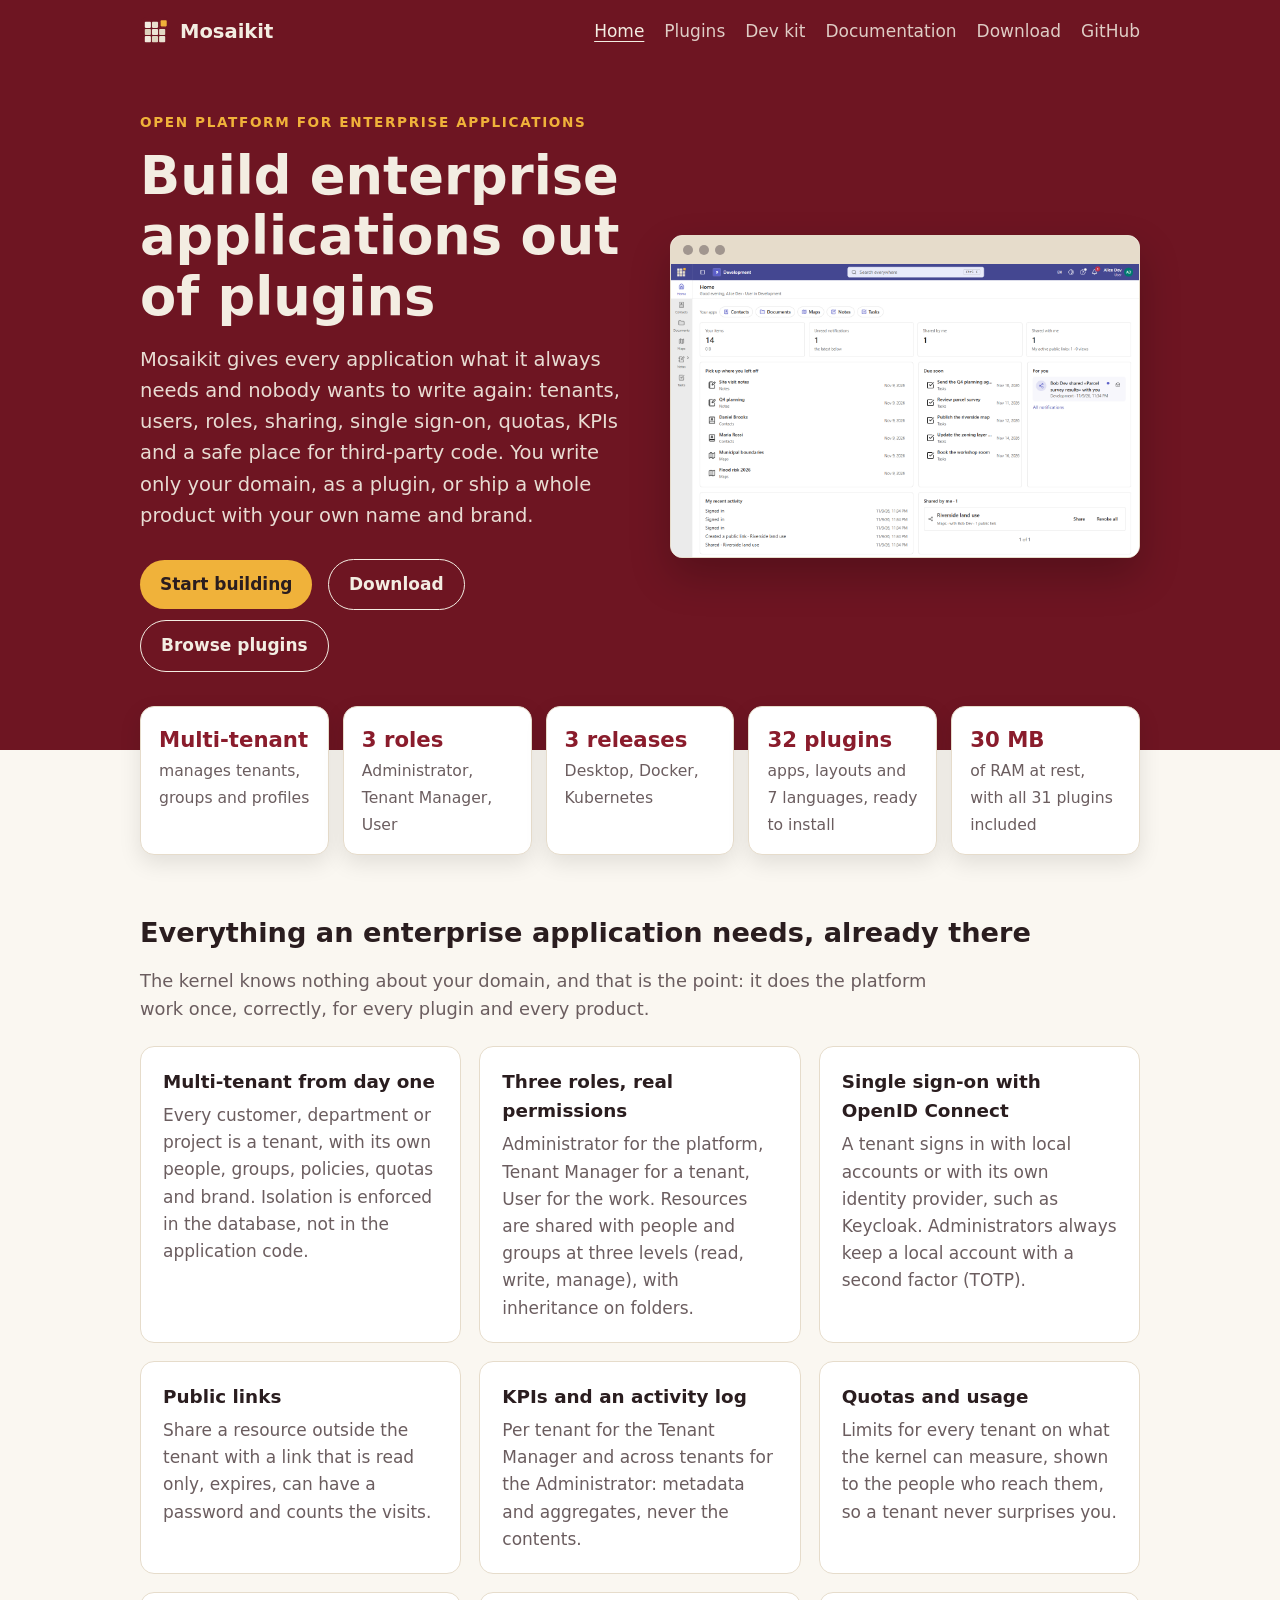
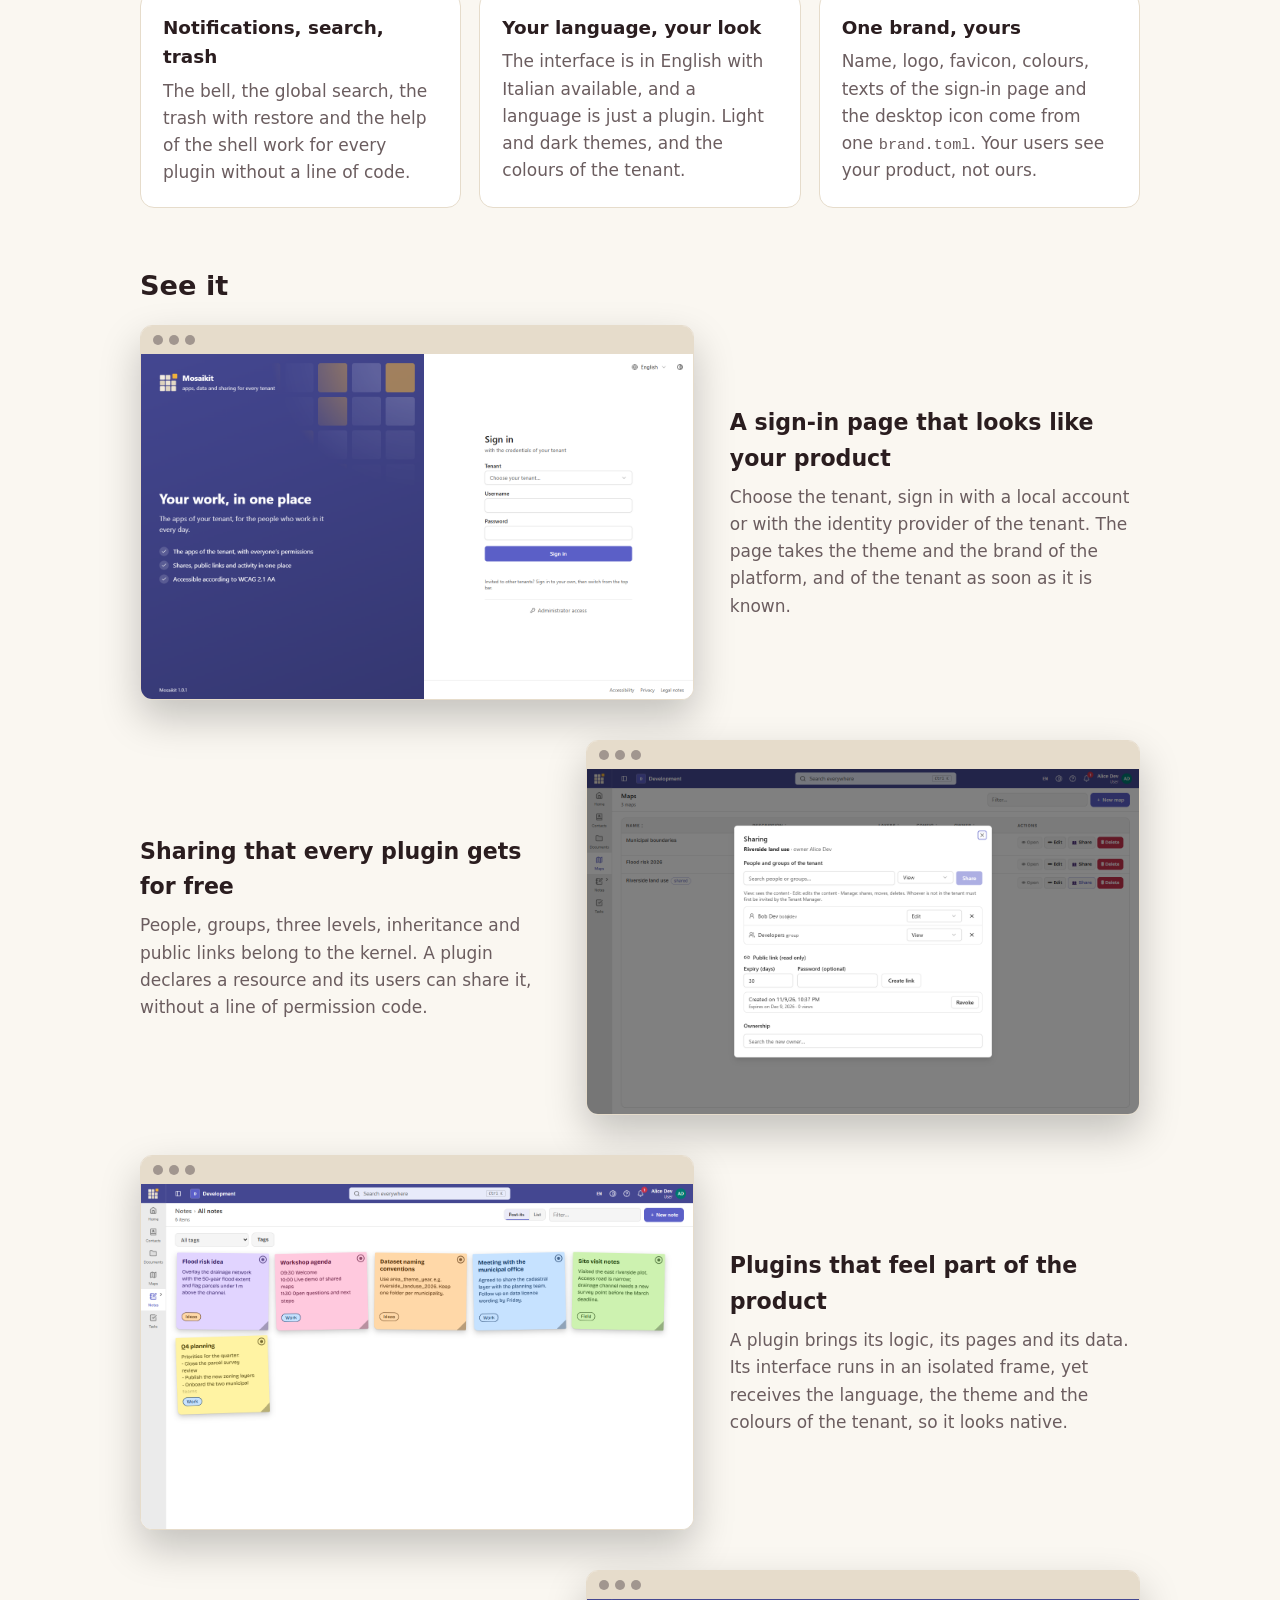
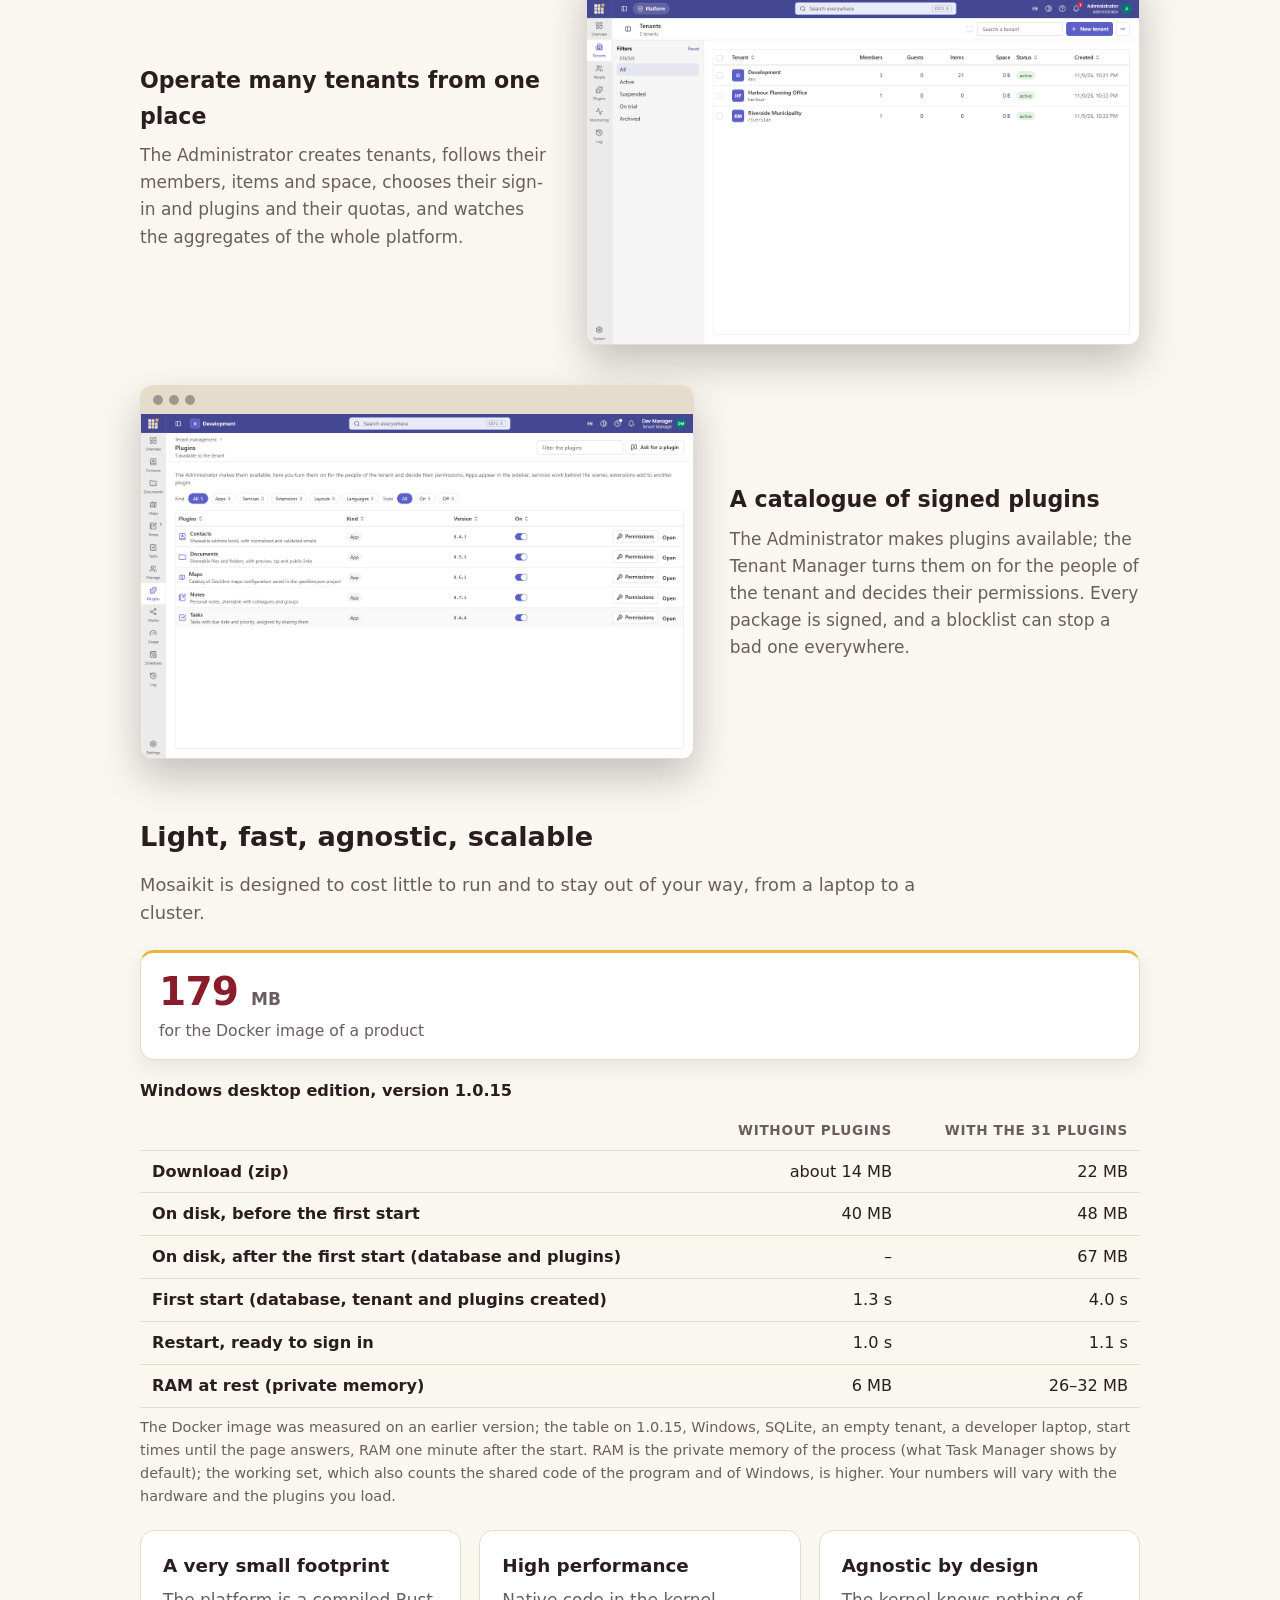
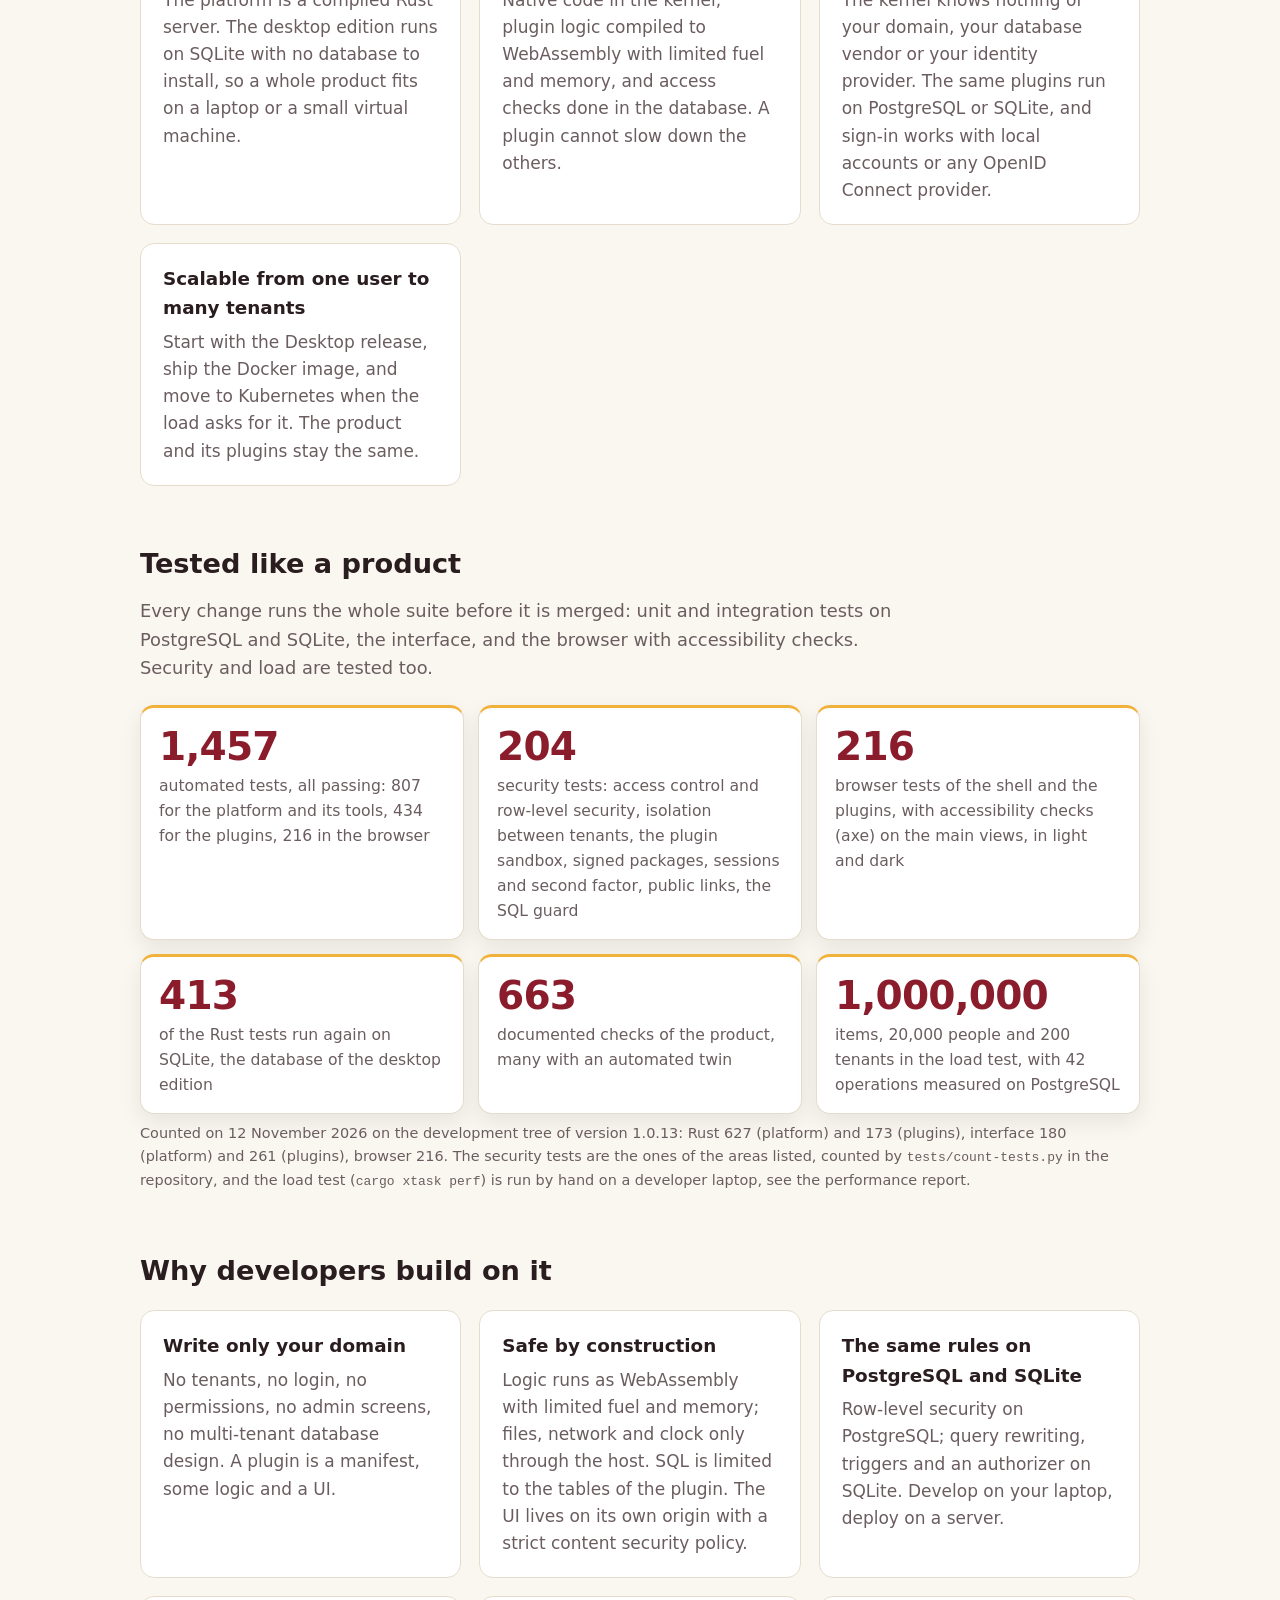
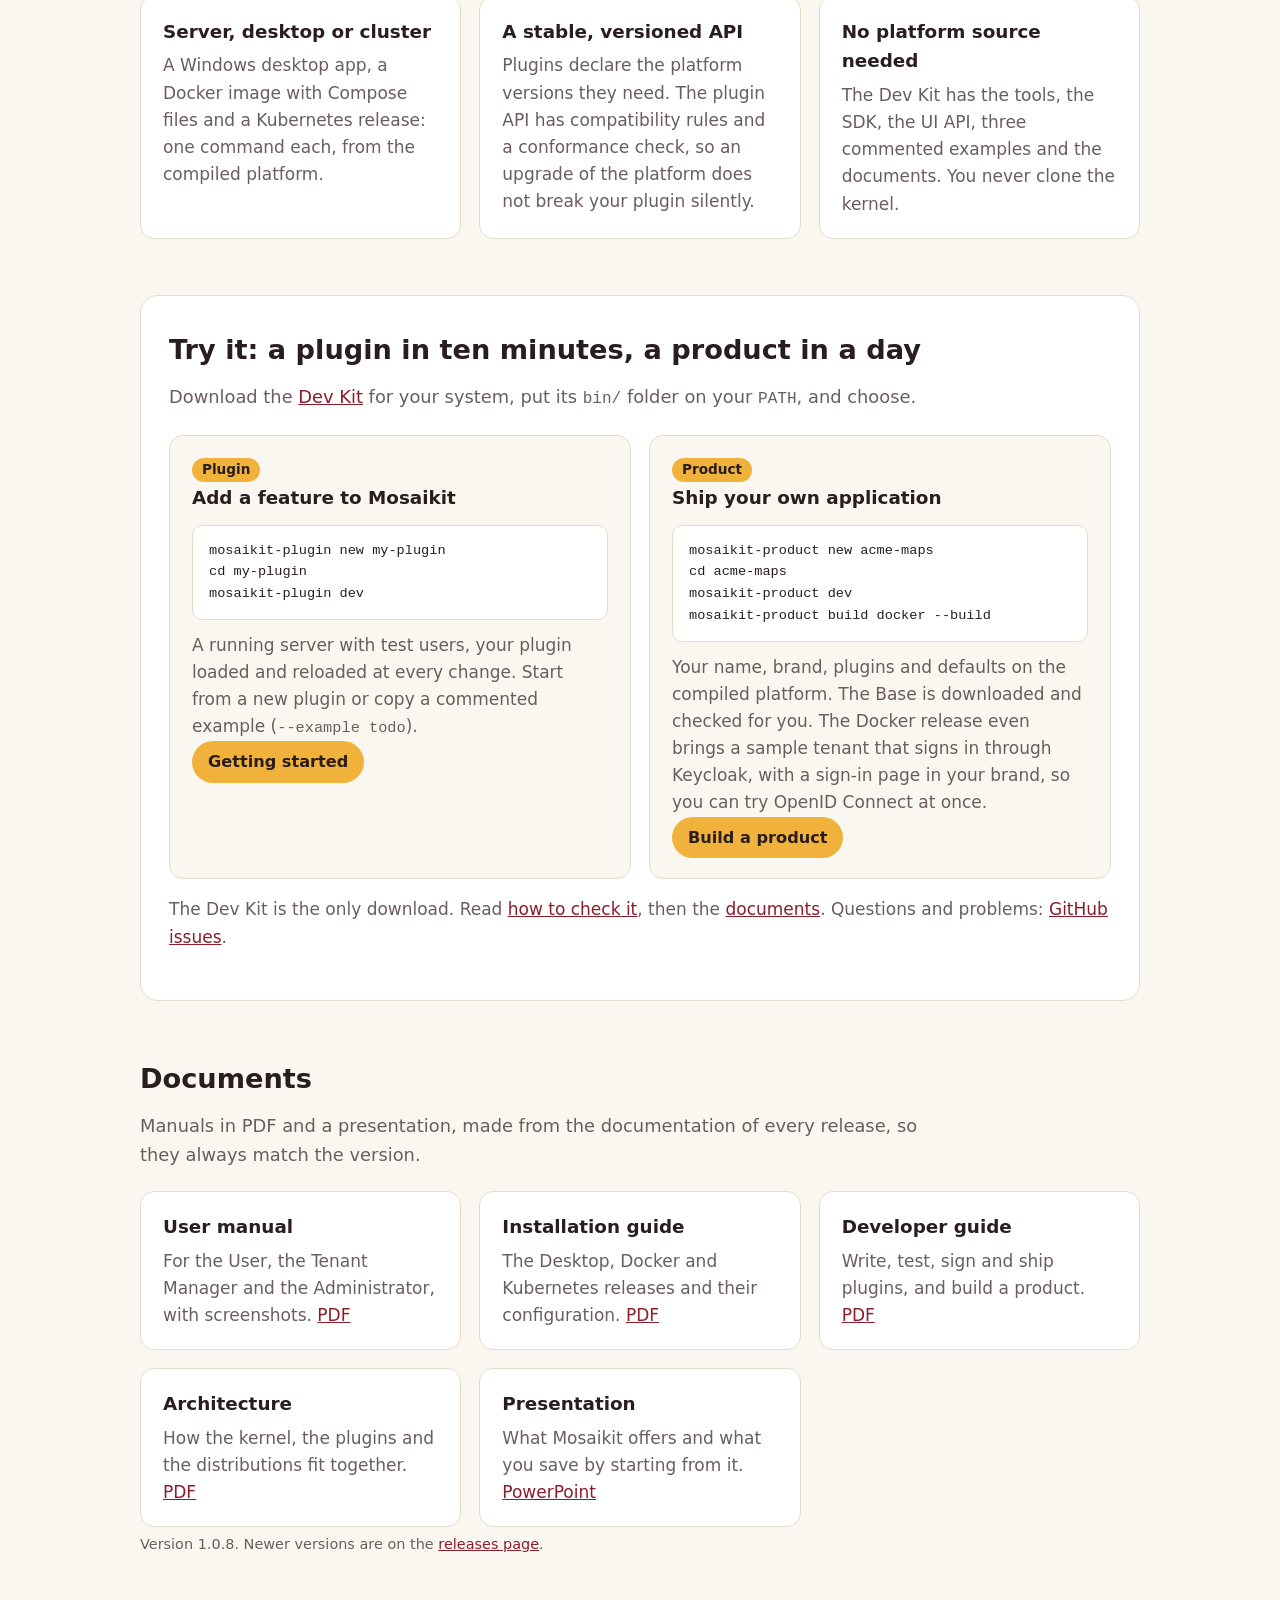
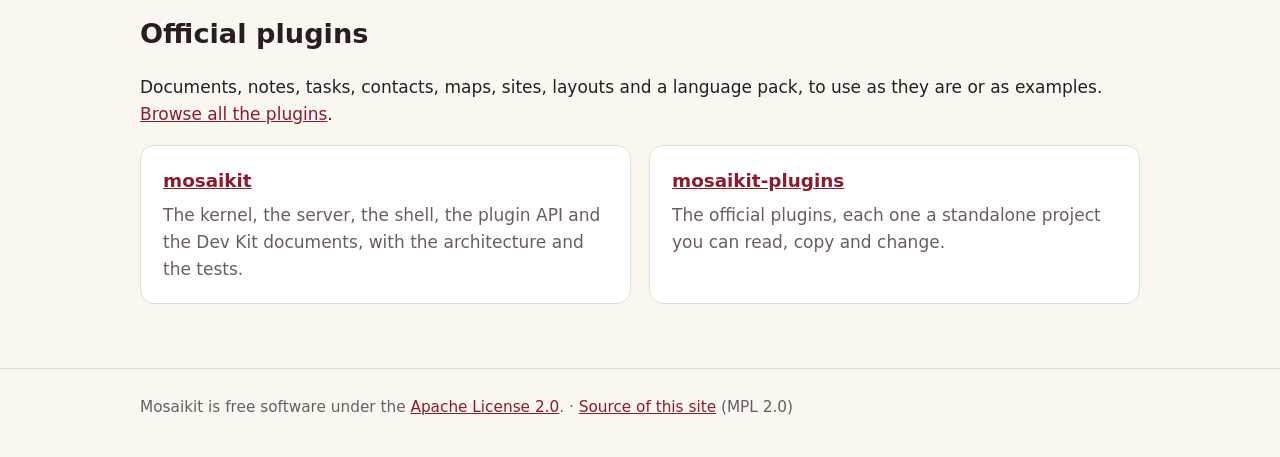
<file: index.html>
<!doctype html>
<!-- SPDX-FileCopyrightText: 2026 Massimo Antonini -->
<!-- SPDX-License-Identifier: MPL-2.0 -->
<html lang="en">
<head>
<meta charset="utf-8">
<meta name="viewport" content="width=device-width, initial-scale=1">
<title>Mosaikit · Build enterprise applications out of plugins</title>
<meta name="description" content="Build enterprise applications and plugins on a multi-tenant platform: tenants, roles, sharing, single sign-on, KPIs and a sandbox for plugin code, on PostgreSQL or SQLite, on the desktop or in Docker.">
<link rel="icon" href="/assets/mosaikit.svg" type="image/svg+xml">
<link rel="stylesheet" href="/assets/site.css">
</head>
<body>
<header class="top"><div class="wrap">
  <a class="brand" href="/"><img src="/assets/mosaikit.svg" alt="">Mosaikit</a>
  <nav class="main">
    <a href="/" aria-current="page">Home</a>
    <a href="/plugins/">Plugins</a>
    <a href="/devkit/">Dev kit</a>
    <a href="https://github.com/mosaikit/mosaikit/blob/main/docs/architecture.md">Documentation</a>
    <a href="https://github.com/mosaikit/mosaikit/releases">Download</a>
    <a href="https://github.com/mosaikit">GitHub</a>
  </nav>
</div></header>
<div class="hero"><div class="wrap hero-grid">
  <div>
    <p class="eyebrow">Open platform for enterprise applications</p>
    <h1>Build enterprise applications out of plugins</h1>
    <p>Mosaikit gives every application what it always needs and nobody wants to write again: tenants, users, roles,
      sharing, single sign-on, quotas, KPIs and a safe place for third-party code. You write only your domain,
      as a plugin, or ship a whole product with your own name and brand.</p>
    <a class="button primary" href="#start">Start building</a>
    <a class="button ghost" href="https://github.com/mosaikit/mosaikit/releases">Download</a>
    <a class="button ghost" href="/plugins/">Browse plugins</a>
  </div>
  <figure class="shot hero-shot"><div class="bar"><i></i><i></i><i></i></div>
    <img src="/assets/shots/02-home.png" width="1440" height="900" alt="The home page of a tenant in Mosaikit, with the apps of the tenant"></figure>
</div></div>
<main><div class="wrap">
  <ul class="stats">
    <li><strong>Multi-tenant</strong><span>manages tenants, groups and profiles</span></li>
    <li><strong>3 roles</strong><span>Administrator, Tenant Manager, User</span></li>
    <li><strong>3 releases</strong><span>Desktop, Docker, Kubernetes</span></li>
    <li><strong>32 plugins</strong><span>apps, layouts and 7 languages, ready to install</span></li>
    <li><strong>30 MB</strong><span>of RAM at rest, with all 31 plugins included</span></li>
  </ul>

  <section>
    <h2>Everything an enterprise application needs, already there</h2>
    <p class="lead">The kernel knows nothing about your domain, and that is the point: it does the platform work once, correctly, for every plugin and every product.</p>
    <div class="grid">
      <div class="card"><h3>Multi-tenant from day one</h3><p>Every customer, department or project is a tenant, with its own people, groups, policies, quotas and brand. Isolation is enforced in the database, not in the application code.</p></div>
      <div class="card"><h3>Three roles, real permissions</h3><p>Administrator for the platform, Tenant Manager for a tenant, User for the work. Resources are shared with people and groups at three levels (read, write, manage), with inheritance on folders.</p></div>
      <div class="card"><h3>Single sign-on with OpenID Connect</h3><p>A tenant signs in with local accounts or with its own identity provider, such as Keycloak. Administrators always keep a local account with a second factor (TOTP).</p></div>
      <div class="card"><h3>Public links</h3><p>Share a resource outside the tenant with a link that is read only, expires, can have a password and counts the visits.</p></div>
      <div class="card"><h3>KPIs and an activity log</h3><p>Per tenant for the Tenant Manager and across tenants for the Administrator: metadata and aggregates, never the contents.</p></div>
      <div class="card"><h3>Quotas and usage</h3><p>Limits for every tenant on what the kernel can measure, shown to the people who reach them, so a tenant never surprises you.</p></div>
      <div class="card"><h3>Notifications, search, trash</h3><p>The bell, the global search, the trash with restore and the help of the shell work for every plugin without a line of code.</p></div>
      <div class="card"><h3>Your language, your look</h3><p>The interface is in English with Italian available, and a language is just a plugin. Light and dark themes, and the colours of the tenant.</p></div>
      <div class="card"><h3>One brand, yours</h3><p>Name, logo, favicon, colours, texts of the sign-in page and the desktop icon come from one <code>brand.toml</code>. Your users see your product, not ours.</p></div>
    </div>
  </section>

  <section class="tour">
    <h2>See it</h2>
    <div class="split">
      <figure class="shot"><div class="bar"><i></i><i></i><i></i></div><img loading="lazy" src="/assets/shots/01-signin.png" width="1440" height="900" alt="The sign-in page of Mosaikit"></figure>
      <div><h3>A sign-in page that looks like your product</h3><p>Choose the tenant, sign in with a local account or with the identity provider of the tenant. The page takes the theme and the brand of the platform, and of the tenant as soon as it is known.</p></div>
    </div>
    <div class="split flip">
      <figure class="shot"><div class="bar"><i></i><i></i><i></i></div><img loading="lazy" src="/assets/shots/06-sharing.png" width="1440" height="900" alt="Sharing an item with people, groups and a public link"></figure>
      <div><h3>Sharing that every plugin gets for free</h3><p>People, groups, three levels, inheritance and public links belong to the kernel. A plugin declares a resource and its users can share it, without a line of permission code.</p></div>
    </div>
    <div class="split">
      <figure class="shot"><div class="bar"><i></i><i></i><i></i></div><img loading="lazy" src="/assets/shots/03-notes.png" width="1440" height="900" alt="The Notes plugin with a list of notes"></figure>
      <div><h3>Plugins that feel part of the product</h3><p>A plugin brings its logic, its pages and its data. Its interface runs in an isolated frame, yet receives the language, the theme and the colours of the tenant, so it looks native.</p></div>
    </div>
    <div class="split flip">
      <figure class="shot"><div class="bar"><i></i><i></i><i></i></div><img loading="lazy" src="/assets/shots/07-admin.png" width="1440" height="900" alt="The Administrator manages the tenants of the platform"></figure>
      <div><h3>Operate many tenants from one place</h3><p>The Administrator creates tenants, follows their members, items and space, chooses their sign-in and plugins and their quotas, and watches the aggregates of the whole platform.</p></div>
    </div>
    <div class="split">
      <figure class="shot"><div class="bar"><i></i><i></i><i></i></div><img loading="lazy" src="/assets/shots/08-plugins.png" width="1440" height="900" alt="The catalogue of plugins of a tenant"></figure>
      <div><h3>A catalogue of signed plugins</h3><p>The Administrator makes plugins available; the Tenant Manager turns them on for the people of the tenant and decides their permissions. Every package is signed, and a blocklist can stop a bad one everywhere.</p></div>
    </div>
  </section>

  <section>
    <h2>Light, fast, agnostic, scalable</h2>
    <p class="lead">Mosaikit is designed to cost little to run and to stay out of your way, from a laptop to a cluster.</p>
    <ul class="kpis">
      <li><strong>179 <small>MB</small></strong><span>for the Docker image of a product</span></li>
    </ul>
    <table class="measures">
      <caption>Windows desktop edition, version 1.0.15</caption>
      <thead><tr><th></th><th>Without plugins</th><th>With the 31 plugins</th></tr></thead>
      <tbody>
        <tr><th scope="row">Download (zip)</th><td>about 14 MB</td><td>22 MB</td></tr>
        <tr><th scope="row">On disk, before the first start</th><td>40 MB</td><td>48 MB</td></tr>
        <tr><th scope="row">On disk, after the first start (database and plugins)</th><td>&ndash;</td><td>67 MB</td></tr>
        <tr><th scope="row">First start (database, tenant and plugins created)</th><td>1.3 s</td><td>4.0 s</td></tr>
        <tr><th scope="row">Restart, ready to sign in</th><td>1.0 s</td><td>1.1 s</td></tr>
        <tr><th scope="row">RAM at rest (private memory)</th><td>6 MB</td><td>26&ndash;32 MB</td></tr>
      </tbody>
    </table>
    <p class="fine">The Docker image was measured on an earlier version; the table on 1.0.15, Windows, SQLite, an empty tenant, a developer laptop, start times until the page answers, RAM one minute after the start. RAM is the private memory of the process (what Task Manager shows by default); the working set, which also counts the shared code of the program and of Windows, is higher. Your numbers will vary with the hardware and the plugins you load.</p>
    <div class="grid two">
      <div class="card"><h3>A very small footprint</h3><p>The platform is a compiled Rust server. The desktop edition runs on SQLite with no database to install, so a whole product fits on a laptop or a small virtual machine.</p></div>
      <div class="card"><h3>High performance</h3><p>Native code in the kernel, plugin logic compiled to WebAssembly with limited fuel and memory, and access checks done in the database. A plugin cannot slow down the others.</p></div>
      <div class="card"><h3>Agnostic by design</h3><p>The kernel knows nothing of your domain, your database vendor or your identity provider. The same plugins run on PostgreSQL or SQLite, and sign-in works with local accounts or any OpenID Connect provider.</p></div>
      <div class="card"><h3>Scalable from one user to many tenants</h3><p>Start with the Desktop release, ship the Docker image, and move to Kubernetes when the load asks for it. The product and its plugins stay the same.</p></div>
    </div>
  </section>

  <section>
    <h2>Tested like a product</h2>
    <p class="lead">Every change runs the whole suite before it is merged: unit and integration tests on PostgreSQL and SQLite, the interface, and the browser with accessibility checks. Security and load are tested too.</p>
    <ul class="kpis">
      <li><strong>1,457</strong><span>automated tests, all passing: 807 for the platform and its tools, 434 for the plugins, 216 in the browser</span></li>
      <li><strong>204</strong><span>security tests: access control and row-level security, isolation between tenants, the plugin sandbox, signed packages, sessions and second factor, public links, the SQL guard</span></li>
      <li><strong>216</strong><span>browser tests of the shell and the plugins, with accessibility checks (axe) on the main views, in light and dark</span></li>
      <li><strong>413</strong><span>of the Rust tests run again on SQLite, the database of the desktop edition</span></li>
      <li><strong>663</strong><span>documented checks of the product, many with an automated twin</span></li>
      <li><strong>1,000,000</strong><span>items, 20,000 people and 200 tenants in the load test, with 42 operations measured on PostgreSQL</span></li>
    </ul>
    <p class="fine">Counted on 12 November 2026 on the development tree of version 1.0.13: Rust 627 (platform) and 173 (plugins), interface 180 (platform) and 261 (plugins), browser 216. The security tests are the ones of the areas listed, counted by <code>tests/count-tests.py</code> in the repository, and the load test (<code>cargo xtask perf</code>) is run by hand on a developer laptop, see the performance report.</p>
  </section>

  <section>
    <h2>Why developers build on it</h2>
    <div class="grid">
      <div class="card"><h3>Write only your domain</h3><p>No tenants, no login, no permissions, no admin screens, no multi-tenant database design. A plugin is a manifest, some logic and a UI.</p></div>
      <div class="card"><h3>Safe by construction</h3><p>Logic runs as WebAssembly with limited fuel and memory; files, network and clock only through the host. SQL is limited to the tables of the plugin. The UI lives on its own origin with a strict content security policy.</p></div>
      <div class="card"><h3>The same rules on PostgreSQL and SQLite</h3><p>Row-level security on PostgreSQL; query rewriting, triggers and an authorizer on SQLite. Develop on your laptop, deploy on a server.</p></div>
      <div class="card"><h3>Server, desktop or cluster</h3><p>A Windows desktop app, a Docker image with Compose files and a Kubernetes release: one command each, from the compiled platform.</p></div>
      <div class="card"><h3>A stable, versioned API</h3><p>Plugins declare the platform versions they need. The plugin API has compatibility rules and a conformance check, so an upgrade of the platform does not break your plugin silently.</p></div>
      <div class="card"><h3>No platform source needed</h3><p>The Dev Kit has the tools, the SDK, the UI API, three commented examples and the documents. You never clone the kernel.</p></div>
    </div>
  </section>

  <section id="start" class="start">
    <h2>Try it: a plugin in ten minutes, a product in a day</h2>
    <p class="lead">Download the <a href="https://github.com/mosaikit/mosaikit/releases">Dev Kit</a> for your system, put its <code>bin/</code> folder on your <code>PATH</code>, and choose.</p>
    <div class="grid two">
      <div class="card path"><span class="badge">Plugin</span><h3>Add a feature to Mosaikit</h3>
<pre>mosaikit-plugin new my-plugin
cd my-plugin
mosaikit-plugin dev</pre>
        <p>A running server with test users, your plugin loaded and reloaded at every change. Start from a new plugin or copy a commented example (<code>--example todo</code>).</p>
        <p><a class="button primary small" href="https://github.com/mosaikit/mosaikit/blob/main/docs/devkit/getting-started.md">Getting started</a></p></div>
      <div class="card path"><span class="badge">Product</span><h3>Ship your own application</h3>
<pre>mosaikit-product new acme-maps
cd acme-maps
mosaikit-product dev
mosaikit-product build docker --build</pre>
        <p>Your name, brand, plugins and defaults on the compiled platform. The Base is downloaded and checked for you. The Docker release even brings a sample tenant that signs in through Keycloak, with a sign-in page in your brand, so you can try OpenID Connect at once.</p>
        <p><a class="button primary small" href="https://github.com/mosaikit/mosaikit/blob/main/docs/devkit/reference-product.md">Build a product</a></p></div>
    </div>
    <p class="notice">The Dev Kit is the only download. Read <a href="/devkit/">how to check it</a>, then the <a href="https://github.com/mosaikit/mosaikit/blob/main/docs/devkit/README.md">documents</a>. Questions and problems: <a href="https://github.com/mosaikit/mosaikit/issues">GitHub issues</a>.</p>
  </section>

  <section id="documents">
    <h2>Documents</h2>
    <p class="lead">Manuals in PDF and a presentation, made from the documentation of every release, so they always match the version.</p>
    <div class="grid">
      <div class="card"><h3>User manual</h3><p>For the User, the Tenant Manager and the Administrator, with screenshots. <a href="https://github.com/mosaikit/mosaikit/releases/download/v1.0.8/mosaikit-user-manual-1.0.8-en.pdf">PDF</a></p></div>
      <div class="card"><h3>Installation guide</h3><p>The Desktop, Docker and Kubernetes releases and their configuration. <a href="https://github.com/mosaikit/mosaikit/releases/download/v1.0.8/mosaikit-installation-guide-1.0.8-en.pdf">PDF</a></p></div>
      <div class="card"><h3>Developer guide</h3><p>Write, test, sign and ship plugins, and build a product. <a href="https://github.com/mosaikit/mosaikit/releases/download/v1.0.8/mosaikit-developer-guide-1.0.8-en.pdf">PDF</a></p></div>
      <div class="card"><h3>Architecture</h3><p>How the kernel, the plugins and the distributions fit together. <a href="https://github.com/mosaikit/mosaikit/releases/download/v1.0.8/mosaikit-architecture-1.0.8-en.pdf">PDF</a></p></div>
      <div class="card"><h3>Presentation</h3><p>What Mosaikit offers and what you save by starting from it. <a href="https://github.com/mosaikit/mosaikit/releases/download/v1.0.8/mosaikit-presentation-1.0.8-en.pptx">PowerPoint</a></p></div>
    </div>
    <p class="fine">Version 1.0.8. Newer versions are on the <a href="https://github.com/mosaikit/mosaikit/releases">releases page</a>.</p>
  </section>

  <section>
    <h2>Official plugins</h2>
    <p>Documents, notes, tasks, contacts, maps, sites, layouts and a language pack, to use as they are or as examples. <a href="/plugins/">Browse all the plugins</a>.</p>
    <div class="grid">
      <div class="card"><h3><a href="https://github.com/mosaikit/mosaikit">mosaikit</a></h3><p>The kernel, the server, the shell, the plugin API and the Dev Kit documents, with the architecture and the tests.</p></div>
      <div class="card"><h3><a href="https://github.com/mosaikit/mosaikit-plugins">mosaikit-plugins</a></h3><p>The official plugins, each one a standalone project you can read, copy and change.</p></div>
    </div>
  </section>
</div></main>
<footer><div class="wrap">Mosaikit is free software under the <a href="https://www.apache.org/licenses/LICENSE-2.0">Apache License 2.0</a>. · <a href="https://github.com/mosaikit/mosaikit.github.io">Source of this site</a> (MPL 2.0)</div></footer>
</body>
</html>
</file>
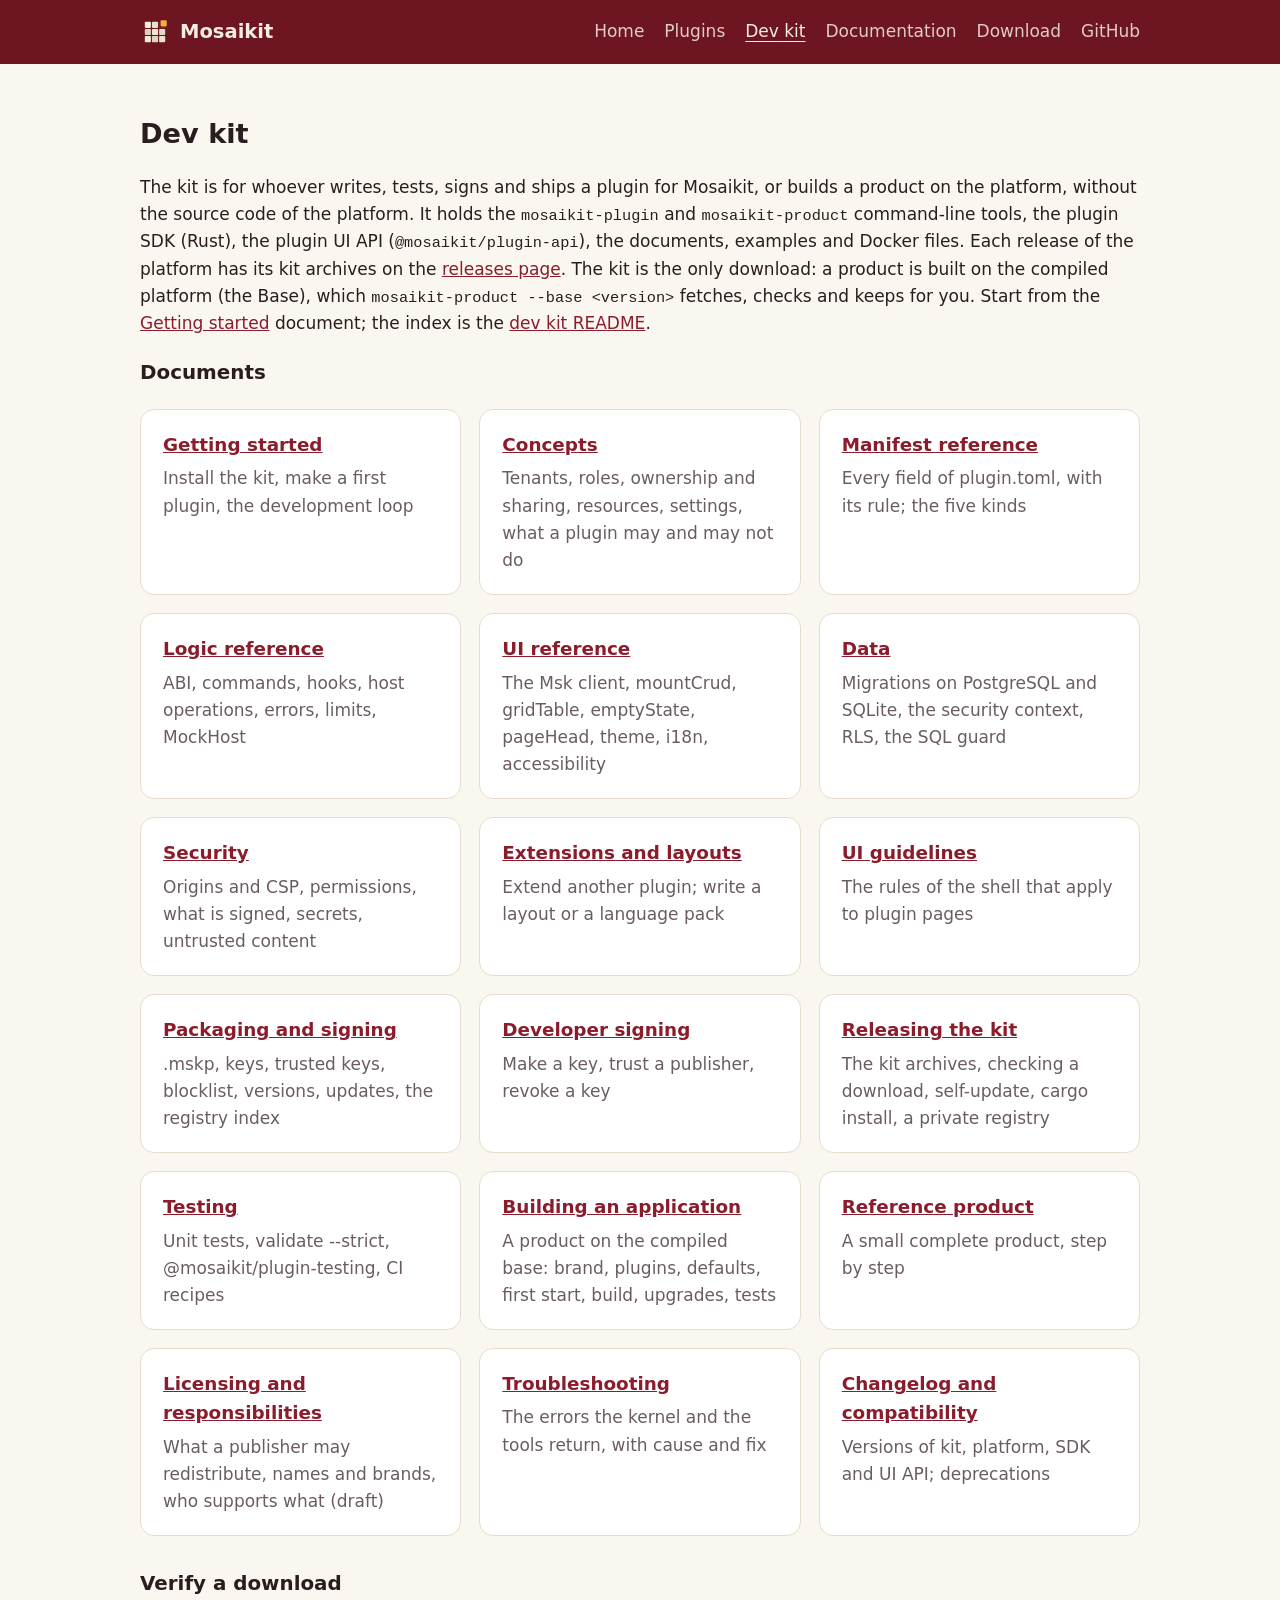
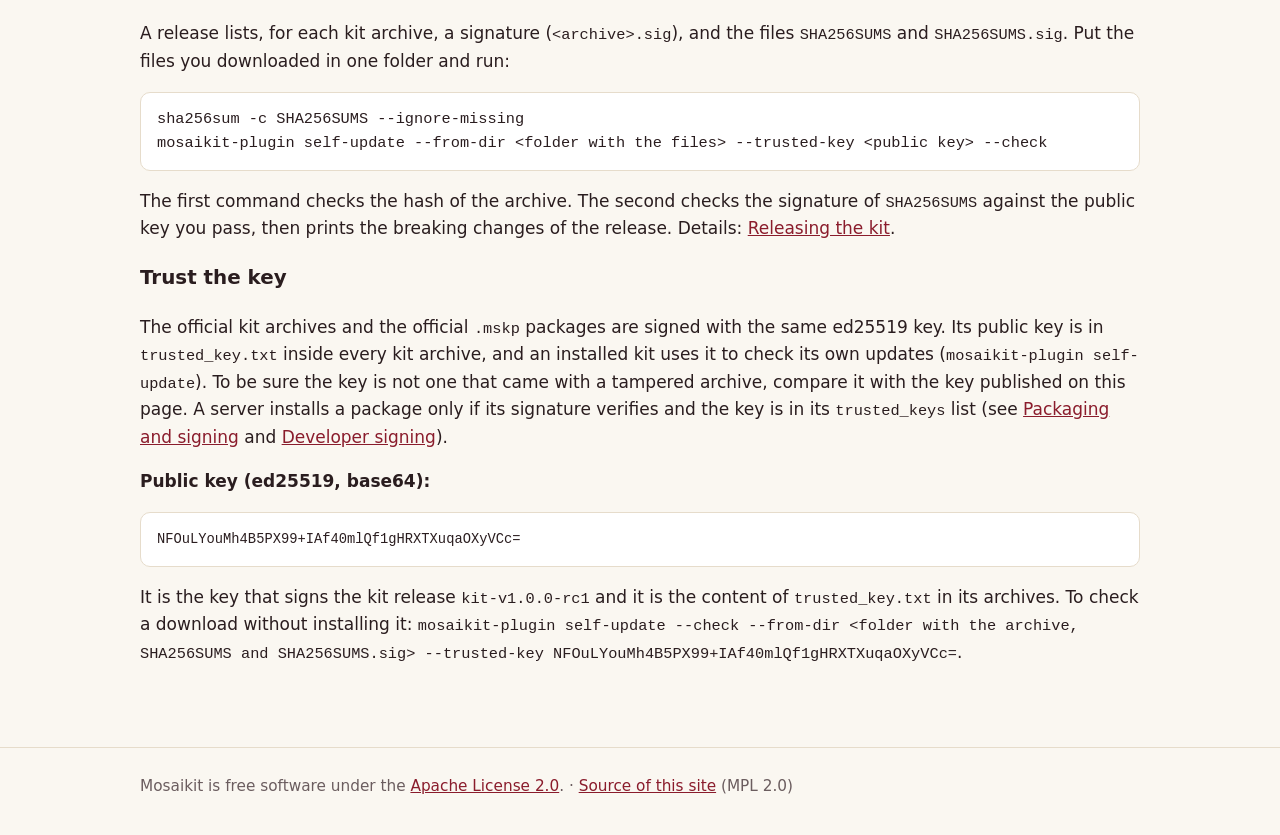
<file: devkit/index.html>
<!doctype html>
<!-- SPDX-FileCopyrightText: 2026 Massimo Antonini -->
<!-- SPDX-License-Identifier: MPL-2.0 -->
<html lang="en">
<head>
<meta charset="utf-8">
<meta name="viewport" content="width=device-width, initial-scale=1">
<title>Dev kit · Mosaikit</title>
<meta name="description" content="The Mosaikit development kit: documents, tools and how to verify a download.">
<link rel="icon" href="/assets/mosaikit.svg" type="image/svg+xml">
<link rel="stylesheet" href="/assets/site.css">
</head>
<body>
<header class="top"><div class="wrap">
  <a class="brand" href="/"><img src="/assets/mosaikit.svg" alt="">Mosaikit</a>
  <nav class="main">
    <a href="/">Home</a>
    <a href="/plugins/">Plugins</a>
    <a href="/devkit/" aria-current="page">Dev kit</a>
    <a href="https://github.com/mosaikit/mosaikit/blob/main/docs/architecture.md">Documentation</a>
    <a href="https://github.com/mosaikit/mosaikit/releases">Download</a>
    <a href="https://github.com/mosaikit">GitHub</a>
  </nav>
</div></header>
<main><div class="wrap">
  <h2>Dev kit</h2>
  <p>The kit is for whoever writes, tests, signs and ships a plugin for Mosaikit, or builds a product on the platform,
    without the source code of the platform. It holds the <code>mosaikit-plugin</code> and <code>mosaikit-product</code> command-line tools, the plugin SDK
    (Rust), the plugin UI API (<code>@mosaikit/plugin-api</code>), the documents, examples and Docker files. Each release
    of the platform has its kit archives on the <a href="https://github.com/mosaikit/mosaikit/releases">releases page</a>. The kit is the only download: a product is built on the compiled platform (the Base), which
    <code>mosaikit-product --base &lt;version&gt;</code> fetches, checks and keeps for you.
    Start from the <a href="https://github.com/mosaikit/mosaikit/blob/main/docs/devkit/getting-started.md">Getting started</a> document; the index is the
    <a href="https://github.com/mosaikit/mosaikit/blob/main/docs/devkit/README.md">dev kit README</a>.</p>
  <h3>Documents</h3>
  <div class="grid">
    <div class="card"><h3><a href="https://github.com/mosaikit/mosaikit/blob/main/docs/devkit/getting-started.md">Getting started</a></h3><p>Install the kit, make a first plugin, the development loop</p></div>
    <div class="card"><h3><a href="https://github.com/mosaikit/mosaikit/blob/main/docs/devkit/concepts.md">Concepts</a></h3><p>Tenants, roles, ownership and sharing, resources, settings, what a plugin may and may not do</p></div>
    <div class="card"><h3><a href="https://github.com/mosaikit/mosaikit/blob/main/docs/devkit/manifest.md">Manifest reference</a></h3><p>Every field of plugin.toml, with its rule; the five kinds</p></div>
    <div class="card"><h3><a href="https://github.com/mosaikit/mosaikit/blob/main/docs/devkit/logic.md">Logic reference</a></h3><p>ABI, commands, hooks, host operations, errors, limits, MockHost</p></div>
    <div class="card"><h3><a href="https://github.com/mosaikit/mosaikit/blob/main/docs/devkit/ui.md">UI reference</a></h3><p>The Msk client, mountCrud, gridTable, emptyState, pageHead, theme, i18n, accessibility</p></div>
    <div class="card"><h3><a href="https://github.com/mosaikit/mosaikit/blob/main/docs/devkit/data.md">Data</a></h3><p>Migrations on PostgreSQL and SQLite, the security context, RLS, the SQL guard</p></div>
    <div class="card"><h3><a href="https://github.com/mosaikit/mosaikit/blob/main/docs/devkit/security.md">Security</a></h3><p>Origins and CSP, permissions, what is signed, secrets, untrusted content</p></div>
    <div class="card"><h3><a href="https://github.com/mosaikit/mosaikit/blob/main/docs/devkit/extensions-layouts.md">Extensions and layouts</a></h3><p>Extend another plugin; write a layout or a language pack</p></div>
    <div class="card"><h3><a href="https://github.com/mosaikit/mosaikit/blob/main/docs/devkit/ui-guidelines.md">UI guidelines</a></h3><p>The rules of the shell that apply to plugin pages</p></div>
    <div class="card"><h3><a href="https://github.com/mosaikit/mosaikit/blob/main/docs/devkit/packaging.md">Packaging and signing</a></h3><p>.mskp, keys, trusted keys, blocklist, versions, updates, the registry index</p></div>
    <div class="card"><h3><a href="https://github.com/mosaikit/mosaikit/blob/main/docs/devkit/signing.md">Developer signing</a></h3><p>Make a key, trust a publisher, revoke a key</p></div>
    <div class="card"><h3><a href="https://github.com/mosaikit/mosaikit/blob/main/docs/devkit/releasing.md">Releasing the kit</a></h3><p>The kit archives, checking a download, self-update, cargo install, a private registry</p></div>
    <div class="card"><h3><a href="https://github.com/mosaikit/mosaikit/blob/main/docs/devkit/testing.md">Testing</a></h3><p>Unit tests, validate --strict, @mosaikit/plugin-testing, CI recipes</p></div>
    <div class="card"><h3><a href="https://github.com/mosaikit/mosaikit/blob/main/docs/devkit/building-an-application.md">Building an application</a></h3><p>A product on the compiled base: brand, plugins, defaults, first start, build, upgrades, tests</p></div>
    <div class="card"><h3><a href="https://github.com/mosaikit/mosaikit/blob/main/docs/devkit/reference-product.md">Reference product</a></h3><p>A small complete product, step by step</p></div>
    <div class="card"><h3><a href="https://github.com/mosaikit/mosaikit/blob/main/docs/devkit/product-licensing.md">Licensing and responsibilities</a></h3><p>What a publisher may redistribute, names and brands, who supports what (draft)</p></div>
    <div class="card"><h3><a href="https://github.com/mosaikit/mosaikit/blob/main/docs/devkit/troubleshooting.md">Troubleshooting</a></h3><p>The errors the kernel and the tools return, with cause and fix</p></div>
    <div class="card"><h3><a href="https://github.com/mosaikit/mosaikit/blob/main/docs/devkit/changelog.md">Changelog and compatibility</a></h3><p>Versions of kit, platform, SDK and UI API; deprecations</p></div>
  </div>
  <h3 style="margin-top:32px">Verify a download</h3>
  <p>A release lists, for each kit archive, a signature (<code>&lt;archive&gt;.sig</code>), and the files
    <code>SHA256SUMS</code> and <code>SHA256SUMS.sig</code>. Put the files you downloaded in one folder and run:</p>
  <pre>sha256sum -c SHA256SUMS --ignore-missing
mosaikit-plugin self-update --from-dir &lt;folder with the files&gt; --trusted-key &lt;public key&gt; --check</pre>
  <p>The first command checks the hash of the archive. The second checks the signature of <code>SHA256SUMS</code>
    against the public key you pass, then prints the breaking changes of the release. Details:
    <a href="https://github.com/mosaikit/mosaikit/blob/main/docs/devkit/releasing.md">Releasing the kit</a>.</p>
  <h3>Trust the key</h3>
  <p>The official kit archives and the official <code>.mskp</code> packages are signed with the same ed25519 key. Its
    public key is in <code>trusted_key.txt</code> inside every kit archive, and an installed kit uses it to check its own
    updates (<code>mosaikit-plugin self-update</code>). To be sure the key is not one that came with a tampered archive,
    compare it with the key published on this page. A server installs a package only if its signature verifies and the
    key is in its <code>trusted_keys</code> list (see <a href="https://github.com/mosaikit/mosaikit/blob/main/docs/devkit/packaging.md">Packaging and signing</a> and
    <a href="https://github.com/mosaikit/mosaikit/blob/main/docs/devkit/signing.md">Developer signing</a>).</p>
  <p><strong>Public key (ed25519, base64):</strong></p>
  <pre><code>NFOuLYouMh4B5PX99+IAf40mlQf1gHRXTXuqaOXyVCc=</code></pre>
  <p>It is the key that signs the kit release <code>kit-v1.0.0-rc1</code> and it is the content of <code>trusted_key.txt</code> in its archives. To check a download without installing it: <code>mosaikit-plugin self-update --check --from-dir &lt;folder with the archive, SHA256SUMS and SHA256SUMS.sig&gt; --trusted-key NFOuLYouMh4B5PX99+IAf40mlQf1gHRXTXuqaOXyVCc=</code>.</p>
</div></main>
<footer><div class="wrap">Mosaikit is free software under the <a href="https://www.apache.org/licenses/LICENSE-2.0">Apache License 2.0</a>. · <a href="https://github.com/mosaikit/mosaikit.github.io">Source of this site</a> (MPL 2.0)</div></footer>
</body>
</html>
</file>
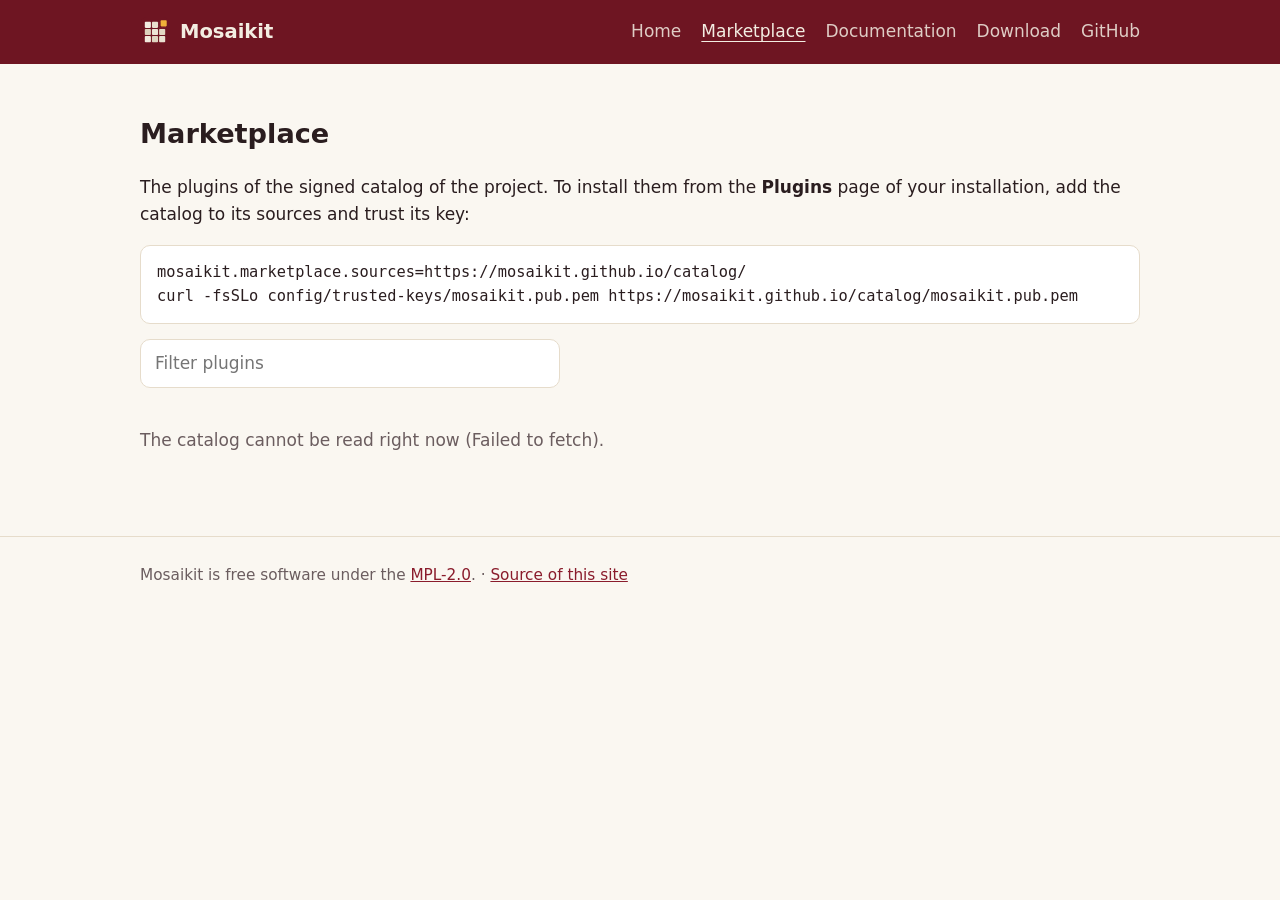
<file: marketplace/index.html>
<!doctype html>
<!-- SPDX-FileCopyrightText: 2026 Massimo Antonini -->
<!-- SPDX-License-Identifier: MPL-2.0 -->
<html lang="en">
<head>
<meta charset="utf-8">
<meta name="viewport" content="width=device-width, initial-scale=1">
<title>Mosaikit Marketplace</title>
<meta name="description" content="The plugins of the Mosaikit catalog.">
<link rel="icon" href="/assets/mosaikit.svg" type="image/svg+xml">
<link rel="stylesheet" href="/assets/site.css">
</head>
<body>
<header class="top"><div class="wrap">
  <a class="brand" href="/"><img src="/assets/mosaikit.svg" alt="">Mosaikit</a>
  <nav class="main">
    <a href="/">Home</a>
    <a href="/marketplace/" aria-current="page">Marketplace</a>
    <a href="/mosaikit/">Documentation</a>
    <a href="https://github.com/mosaikit/mosaikit/releases">Download</a>
    <a href="https://github.com/mosaikit">GitHub</a>
  </nav>
</div></header>
<main><div class="wrap">
  <h2>Marketplace</h2>
  <p>The plugins of the signed catalog of the project. To install them from the
    <strong>Plugins</strong> page of your installation, add the catalog to its sources and trust its
    key:</p>
  <pre>mosaikit.marketplace.sources=https://mosaikit.github.io/catalog/
curl -fsSLo config/trusted-keys/mosaikit.pub.pem https://mosaikit.github.io/catalog/mosaikit.pub.pem</pre>
  <input type="search" id="filter" placeholder="Filter plugins" aria-label="Filter plugins">
  <div id="plugins" class="grid" aria-live="polite"><p class="notice">Loading the catalog…</p></div>
</div></main>
<footer><div class="wrap">Mosaikit is free software under the <a href="https://www.mozilla.org/MPL/2.0/">MPL-2.0</a>. · <a href="https://github.com/mosaikit/mosaikit.github.io">Source of this site</a></div></footer>
<script src="/assets/marketplace.js" type="module"></script>
</body>
</html>
</file>
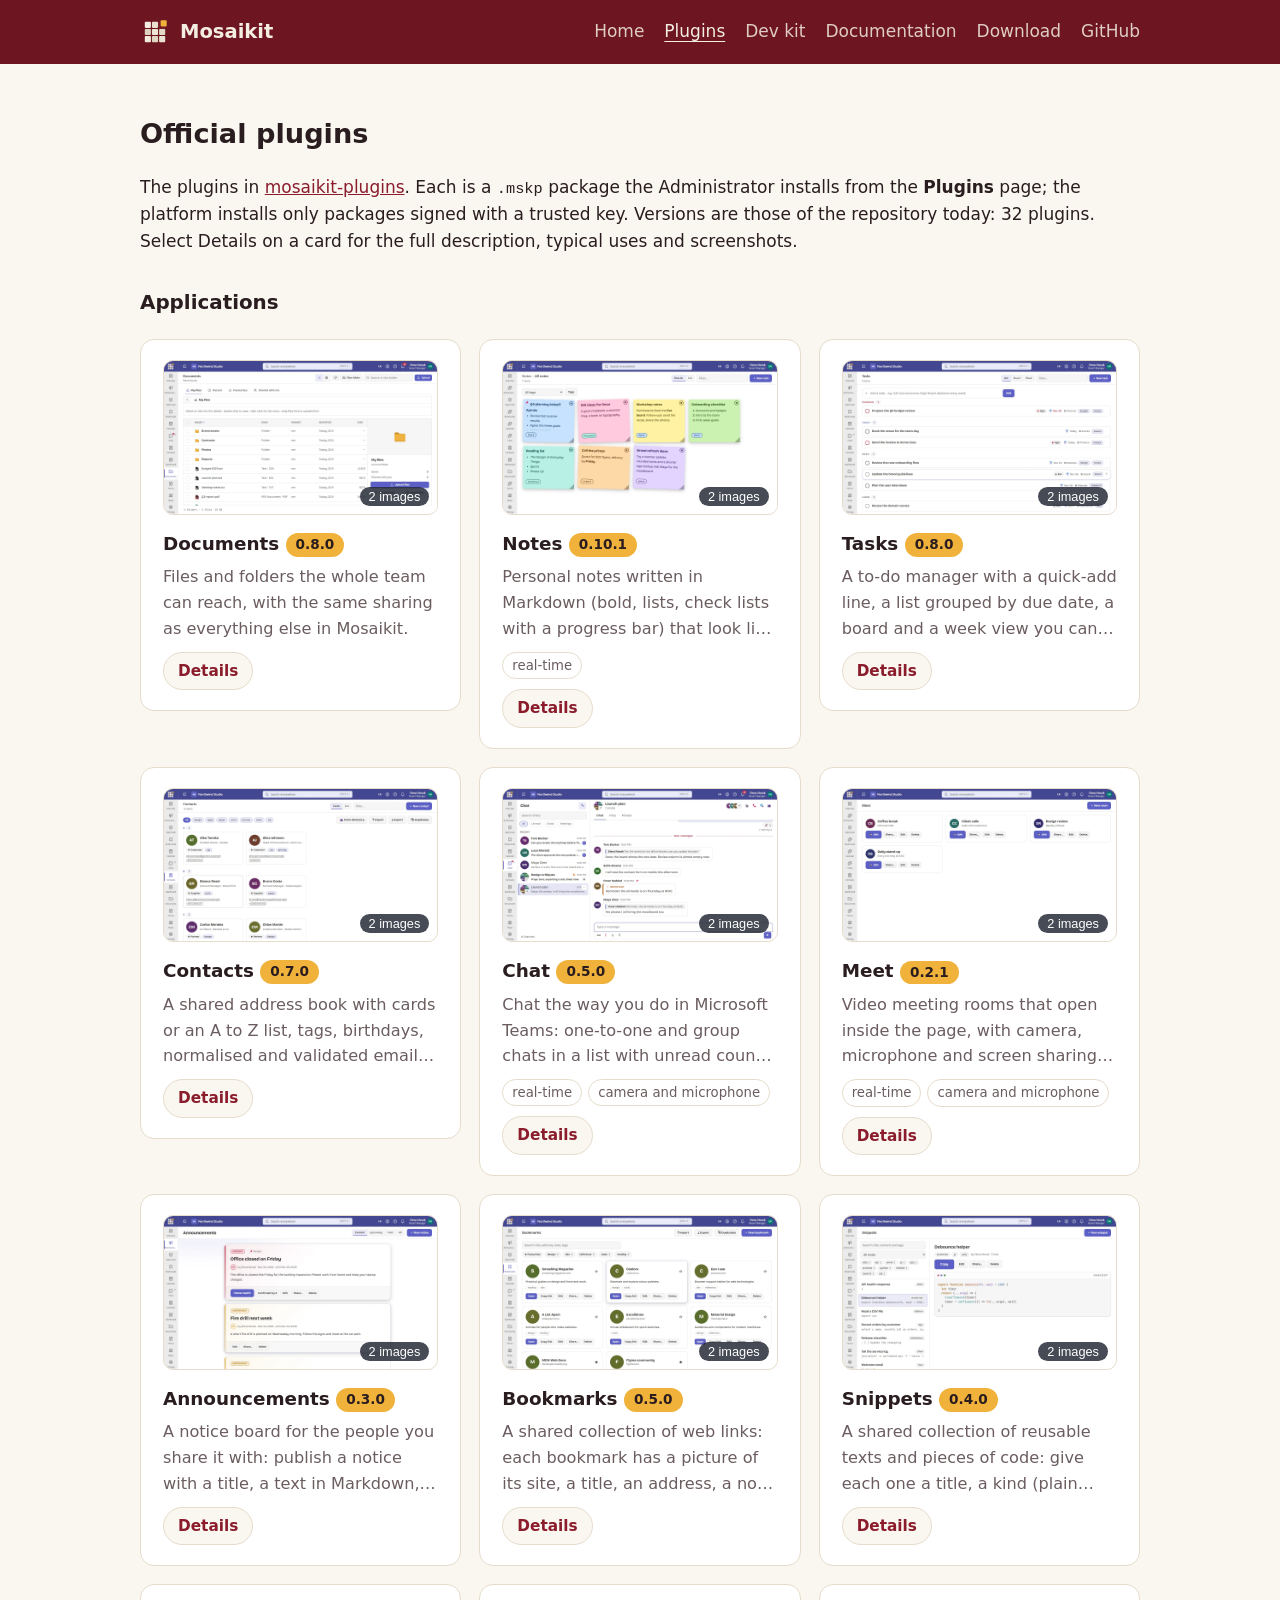
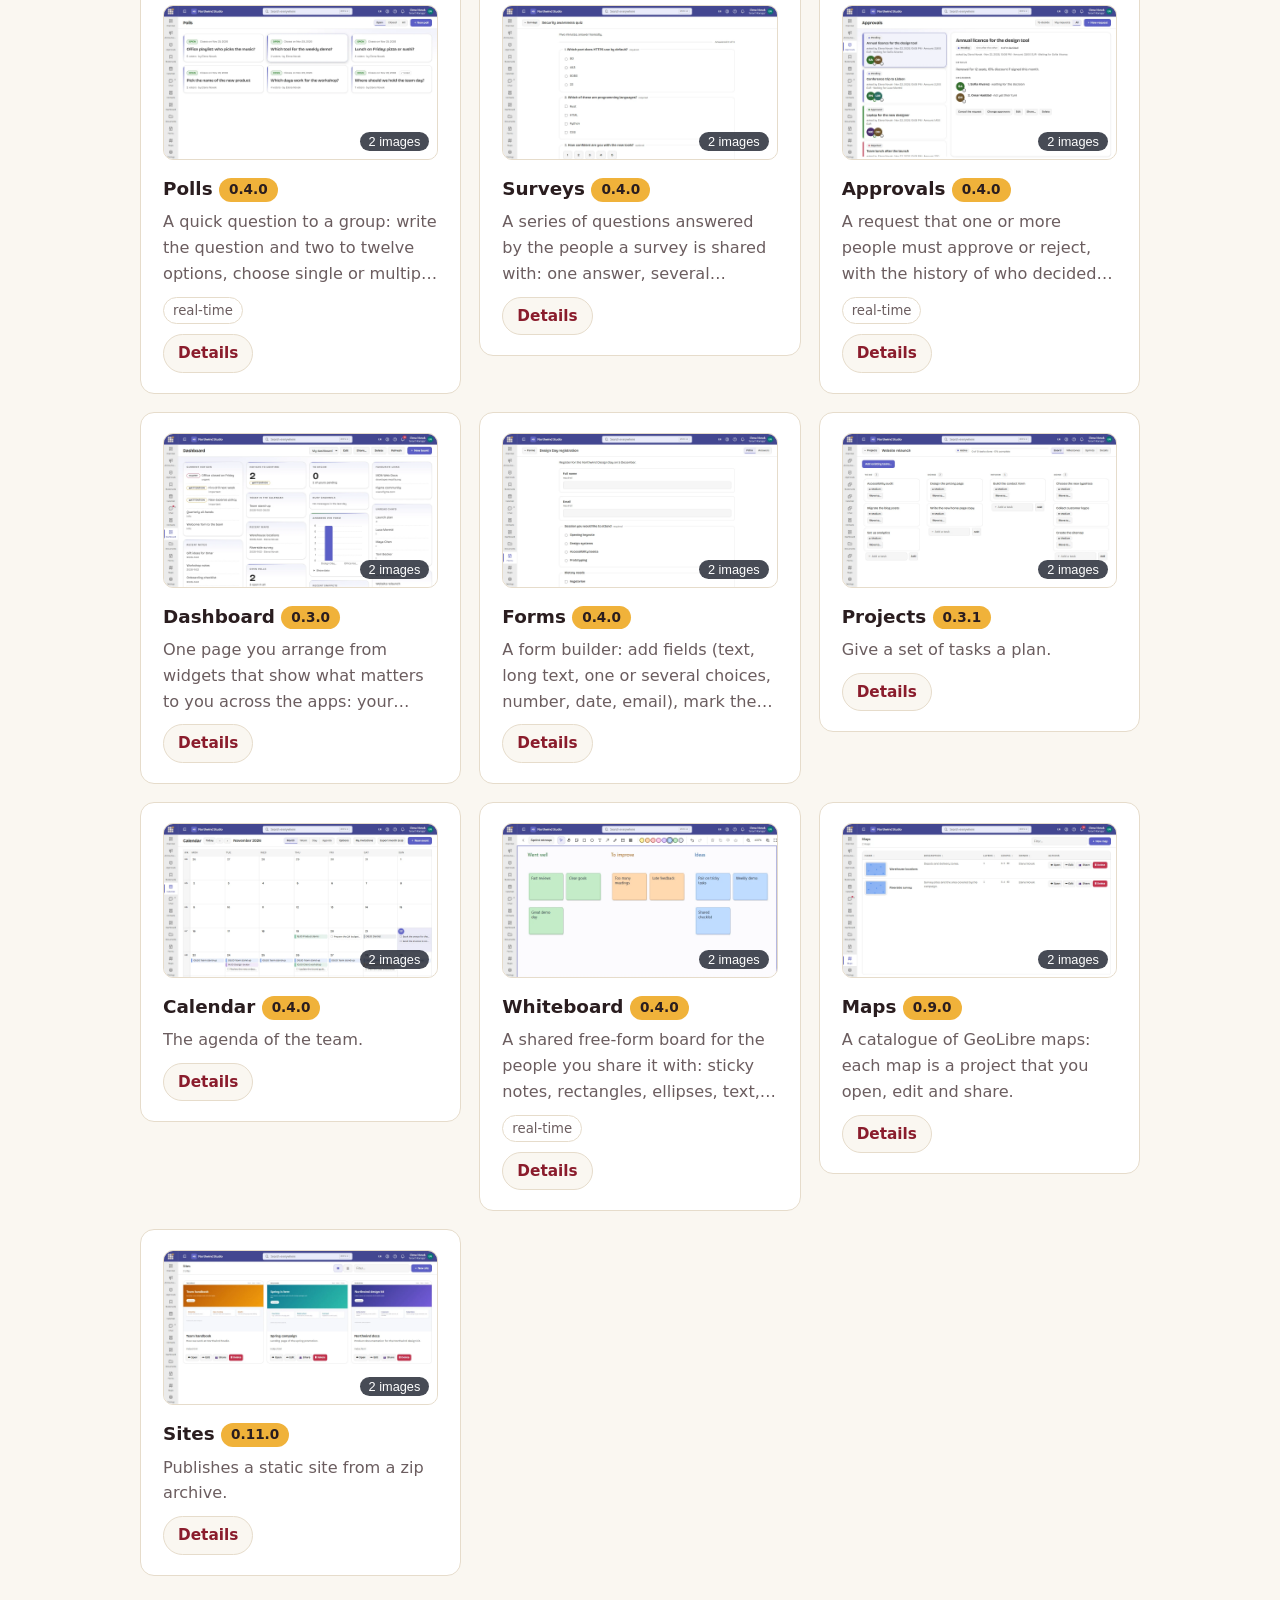
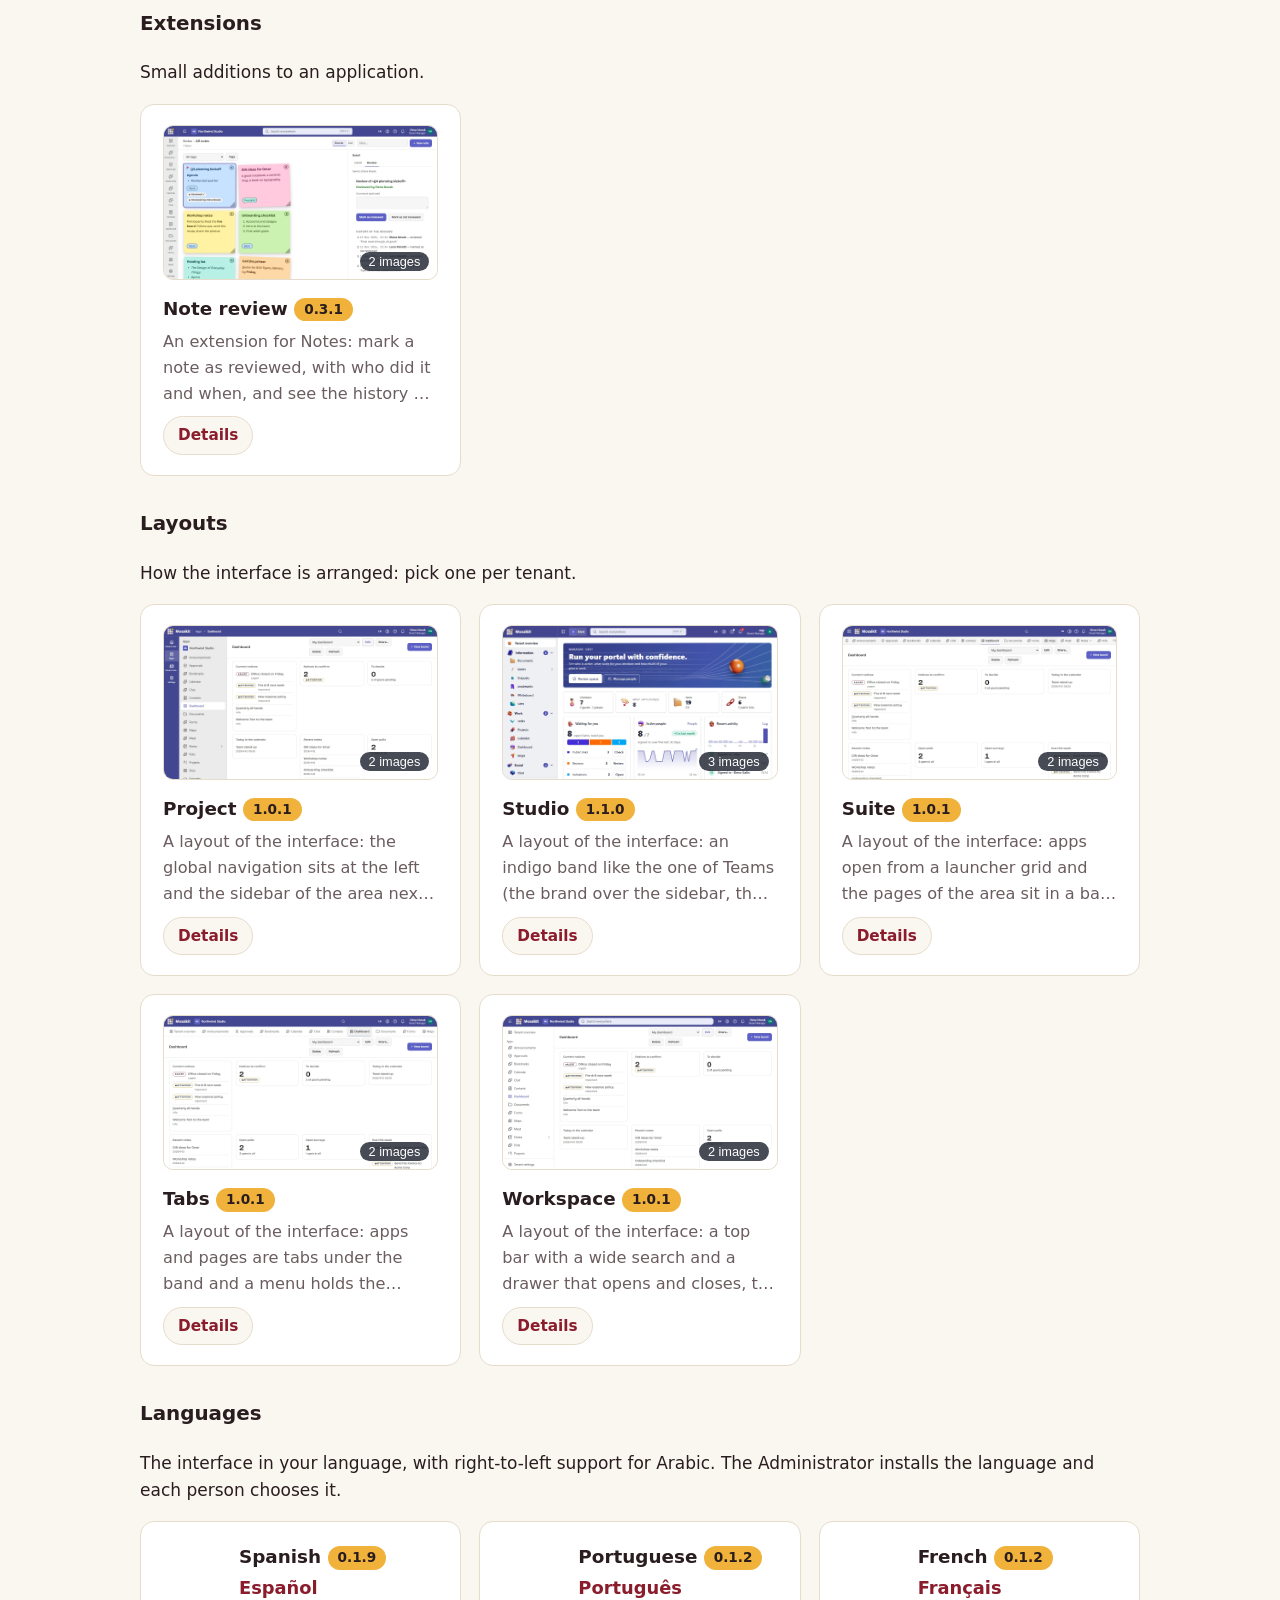
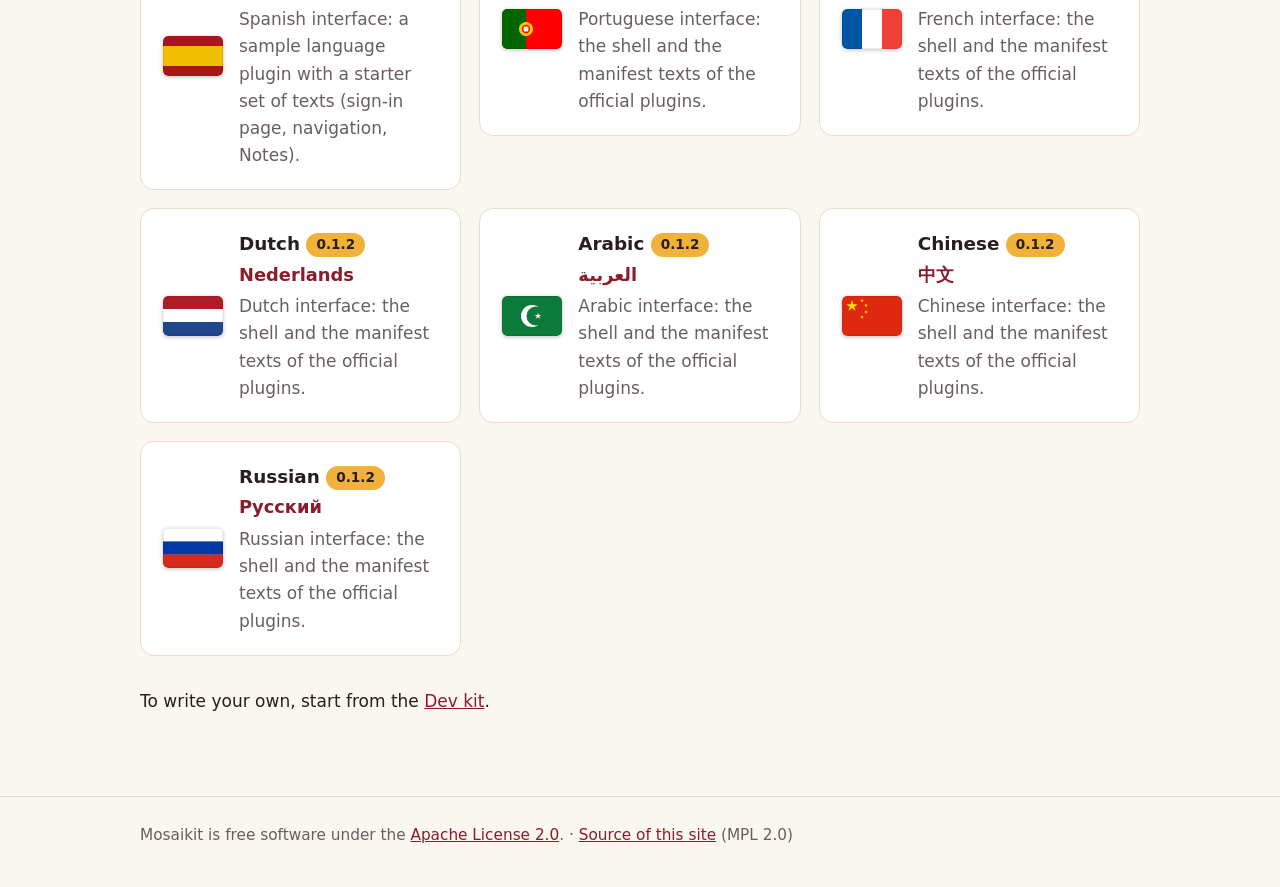
<file: plugins/index.html>
<!doctype html>
<!-- SPDX-FileCopyrightText: 2026 Massimo Antonini -->
<!-- SPDX-License-Identifier: MPL-2.0 -->
<html lang="en">
<head>
<meta charset="utf-8">
<meta name="viewport" content="width=device-width, initial-scale=1">
<title>Plugins · Mosaikit</title>
<meta name="description" content="The official plugins of Mosaikit.">
<link rel="icon" href="/assets/mosaikit.svg" type="image/svg+xml">
<link rel="stylesheet" href="/assets/site.css">
</head>
<body>
<header class="top"><div class="wrap">
  <a class="brand" href="/"><img src="/assets/mosaikit.svg" alt="">Mosaikit</a>
  <nav class="main">
    <a href="/">Home</a>
    <a href="/plugins/" aria-current="page">Plugins</a>
    <a href="/devkit/">Dev kit</a>
    <a href="https://github.com/mosaikit/mosaikit/blob/main/docs/architecture.md">Documentation</a>
    <a href="https://github.com/mosaikit/mosaikit/releases">Download</a>
    <a href="https://github.com/mosaikit/mosaikit">GitHub</a>
  </nav>
</div></header>
<main><div class="wrap">
  <h2>Official plugins</h2>
  <p>The plugins in <a href="https://github.com/mosaikit/mosaikit-plugins">mosaikit-plugins</a>. Each is a
    <code>.mskp</code> package the Administrator installs from the <strong>Plugins</strong> page; the platform installs
    only packages signed with a trusted key. Versions are those of the repository today: 32 plugins. Select Details on a card for the full description, typical uses and screenshots.</p>
  <h3 class="group">Applications</h3><div class="grid plugins"><article class="card plugin" id="files"><button type="button" class="thumb" data-view="{&quot;name&quot;: &quot;Documents&quot;, &quot;version&quot;: &quot;0.8.0&quot;, &quot;text&quot;: &quot;Files and folders the whole team can reach, with the same sharing as everything else in Mosaikit. Upload single files or whole folders, preview images, text and PDF in the browser, download a folder as a zip, unpack a zip into a tree of folders and give a file or folder a public link.&quot;, &quot;uses&quot;: [&quot;A shared archive of contracts, offers and minutes where each folder is shared with its own group&quot;, &quot;Sending a large deliverable to a customer with a public link that you can switch off&quot;, &quot;Keeping the receipts, scans and photos of a project next to the tasks that use them&quot;], &quot;chips&quot;: [], &quot;shots&quot;: [{&quot;src&quot;: &quot;/assets/plugins/files/files.webp&quot;, &quot;alt&quot;: &quot;Documents: folders and files&quot;}, {&quot;src&quot;: &quot;/assets/plugins/files/preview.webp&quot;, &quot;alt&quot;: &quot;Documents: preview of a picture, with sharing&quot;}]}" aria-label="Details and screenshots of Documents"><img src="/assets/plugins/files/files.webp" width="960" height="540" alt="" loading="lazy"><span class="count">2 images</span></button><h3>Documents <span class="badge">0.8.0</span></h3><p class="short">Files and folders the whole team can reach, with the same sharing as everything else in Mosaikit.</p><button type="button" class="more" data-view="{&quot;name&quot;: &quot;Documents&quot;, &quot;version&quot;: &quot;0.8.0&quot;, &quot;text&quot;: &quot;Files and folders the whole team can reach, with the same sharing as everything else in Mosaikit. Upload single files or whole folders, preview images, text and PDF in the browser, download a folder as a zip, unpack a zip into a tree of folders and give a file or folder a public link.&quot;, &quot;uses&quot;: [&quot;A shared archive of contracts, offers and minutes where each folder is shared with its own group&quot;, &quot;Sending a large deliverable to a customer with a public link that you can switch off&quot;, &quot;Keeping the receipts, scans and photos of a project next to the tasks that use them&quot;], &quot;chips&quot;: [], &quot;shots&quot;: [{&quot;src&quot;: &quot;/assets/plugins/files/files.webp&quot;, &quot;alt&quot;: &quot;Documents: folders and files&quot;}, {&quot;src&quot;: &quot;/assets/plugins/files/preview.webp&quot;, &quot;alt&quot;: &quot;Documents: preview of a picture, with sharing&quot;}]}">Details</button></article><article class="card plugin" id="notes"><button type="button" class="thumb" data-view="{&quot;name&quot;: &quot;Notes&quot;, &quot;version&quot;: &quot;0.10.1&quot;, &quot;text&quot;: &quot;Personal notes written in Markdown (bold, lists, check lists with a progress bar) that look like coloured post-its. Pin the ones that matter, archive the rest, share a note with colleagues and groups, export it as Markdown, and edit the same note live with other people.&quot;, &quot;uses&quot;: [&quot;Meeting minutes written together while the meeting is going on&quot;, &quot;A quick shopping or preparation list with boxes to tick&quot;, &quot;Ideas and drafts kept private until you decide to share them&quot;], &quot;chips&quot;: [&quot;real-time&quot;], &quot;shots&quot;: [{&quot;src&quot;: &quot;/assets/plugins/notes/list.webp&quot;, &quot;alt&quot;: &quot;Notes: notes as post-its&quot;}, {&quot;src&quot;: &quot;/assets/plugins/notes/note.webp&quot;, &quot;alt&quot;: &quot;Notes: the panel of a note&quot;}]}" aria-label="Details and screenshots of Notes"><img src="/assets/plugins/notes/list.webp" width="960" height="540" alt="" loading="lazy"><span class="count">2 images</span></button><h3>Notes <span class="badge">0.10.1</span></h3><p class="short">Personal notes written in Markdown (bold, lists, check lists with a progress bar) that look like coloured post-its.</p><p class="chips"><span class="chip">real-time</span></p><button type="button" class="more" data-view="{&quot;name&quot;: &quot;Notes&quot;, &quot;version&quot;: &quot;0.10.1&quot;, &quot;text&quot;: &quot;Personal notes written in Markdown (bold, lists, check lists with a progress bar) that look like coloured post-its. Pin the ones that matter, archive the rest, share a note with colleagues and groups, export it as Markdown, and edit the same note live with other people.&quot;, &quot;uses&quot;: [&quot;Meeting minutes written together while the meeting is going on&quot;, &quot;A quick shopping or preparation list with boxes to tick&quot;, &quot;Ideas and drafts kept private until you decide to share them&quot;], &quot;chips&quot;: [&quot;real-time&quot;], &quot;shots&quot;: [{&quot;src&quot;: &quot;/assets/plugins/notes/list.webp&quot;, &quot;alt&quot;: &quot;Notes: notes as post-its&quot;}, {&quot;src&quot;: &quot;/assets/plugins/notes/note.webp&quot;, &quot;alt&quot;: &quot;Notes: the panel of a note&quot;}]}">Details</button></article><article class="card plugin" id="tasks"><button type="button" class="thumb" data-view="{&quot;name&quot;: &quot;Tasks&quot;, &quot;version&quot;: &quot;0.8.0&quot;, &quot;text&quot;: &quot;A to-do manager with a quick-add line, a list grouped by due date, a board and a week view you can drag tasks across. Give each task a priority, labels, a project, a check list and a repetition; assign it by sharing it and the person finds it in their own list.&quot;, &quot;uses&quot;: [&quot;Planning the week of a small team and seeing who has what&quot;, &quot;Recurring duties such as monthly reports or weekly checks that renew themselves&quot;, &quot;Breaking a job into a check list and following its progress&quot;], &quot;chips&quot;: [], &quot;shots&quot;: [{&quot;src&quot;: &quot;/assets/plugins/tasks/list.webp&quot;, &quot;alt&quot;: &quot;Tasks: the list grouped by due date&quot;}, {&quot;src&quot;: &quot;/assets/plugins/tasks/task.webp&quot;, &quot;alt&quot;: &quot;Tasks: the detail of a task&quot;}]}" aria-label="Details and screenshots of Tasks"><img src="/assets/plugins/tasks/list.webp" width="960" height="540" alt="" loading="lazy"><span class="count">2 images</span></button><h3>Tasks <span class="badge">0.8.0</span></h3><p class="short">A to-do manager with a quick-add line, a list grouped by due date, a board and a week view you can drag tasks across.</p><button type="button" class="more" data-view="{&quot;name&quot;: &quot;Tasks&quot;, &quot;version&quot;: &quot;0.8.0&quot;, &quot;text&quot;: &quot;A to-do manager with a quick-add line, a list grouped by due date, a board and a week view you can drag tasks across. Give each task a priority, labels, a project, a check list and a repetition; assign it by sharing it and the person finds it in their own list.&quot;, &quot;uses&quot;: [&quot;Planning the week of a small team and seeing who has what&quot;, &quot;Recurring duties such as monthly reports or weekly checks that renew themselves&quot;, &quot;Breaking a job into a check list and following its progress&quot;], &quot;chips&quot;: [], &quot;shots&quot;: [{&quot;src&quot;: &quot;/assets/plugins/tasks/list.webp&quot;, &quot;alt&quot;: &quot;Tasks: the list grouped by due date&quot;}, {&quot;src&quot;: &quot;/assets/plugins/tasks/task.webp&quot;, &quot;alt&quot;: &quot;Tasks: the detail of a task&quot;}]}">Details</button></article><article class="card plugin" id="contacts"><button type="button" class="thumb" data-view="{&quot;name&quot;: &quot;Contacts&quot;, &quot;version&quot;: &quot;0.7.0&quot;, &quot;text&quot;: &quot;A shared address book with cards or an A to Z list, tags, birthdays, normalised and validated emails and phone numbers. Import and export vCard and CSV, and find duplicates to merge.&quot;, &quot;uses&quot;: [&quot;A company address book every colleague sees and nobody keeps in a private spreadsheet&quot;, &quot;Moving contacts in from a phone or a mailing list and cleaning the doubles&quot;, &quot;Remembering the birthdays of customers and suppliers&quot;], &quot;chips&quot;: [], &quot;shots&quot;: [{&quot;src&quot;: &quot;/assets/plugins/contacts/book.webp&quot;, &quot;alt&quot;: &quot;Contacts: the address book as cards with tags&quot;}, {&quot;src&quot;: &quot;/assets/plugins/contacts/contact.webp&quot;, &quot;alt&quot;: &quot;Contacts: a contact with its details and notes&quot;}]}" aria-label="Details and screenshots of Contacts"><img src="/assets/plugins/contacts/book.webp" width="960" height="540" alt="" loading="lazy"><span class="count">2 images</span></button><h3>Contacts <span class="badge">0.7.0</span></h3><p class="short">A shared address book with cards or an A to Z list, tags, birthdays, normalised and validated emails and phone numbers.</p><button type="button" class="more" data-view="{&quot;name&quot;: &quot;Contacts&quot;, &quot;version&quot;: &quot;0.7.0&quot;, &quot;text&quot;: &quot;A shared address book with cards or an A to Z list, tags, birthdays, normalised and validated emails and phone numbers. Import and export vCard and CSV, and find duplicates to merge.&quot;, &quot;uses&quot;: [&quot;A company address book every colleague sees and nobody keeps in a private spreadsheet&quot;, &quot;Moving contacts in from a phone or a mailing list and cleaning the doubles&quot;, &quot;Remembering the birthdays of customers and suppliers&quot;], &quot;chips&quot;: [], &quot;shots&quot;: [{&quot;src&quot;: &quot;/assets/plugins/contacts/book.webp&quot;, &quot;alt&quot;: &quot;Contacts: the address book as cards with tags&quot;}, {&quot;src&quot;: &quot;/assets/plugins/contacts/contact.webp&quot;, &quot;alt&quot;: &quot;Contacts: a contact with its details and notes&quot;}]}">Details</button></article><article class="card plugin" id="chat"><button type="button" class="thumb" data-view="{&quot;name&quot;: &quot;Chat&quot;, &quot;version&quot;: &quot;0.5.0&quot;, &quot;text&quot;: &quot;Chat the way you do in Microsoft Teams: one-to-one and group chats in a list with unread counts, pinned and muted chats, who is online, who is typing and who has seen your message. Write with formatting, mention people with @, mark a message Important or Urgent, reply with a quote, react with an emoji, pin messages, attach files from your device or from Documents and search what was said. The Call and Video buttons start a group call in the chat, which stays in the conversation with who joined and how long it lasted. The channels of earlier versions are still there: one switch at the top of the list goes from Chats to Channels and back.&quot;, &quot;uses&quot;: [&quot;A quick question to a colleague without opening a mail thread&quot;, &quot;A group chat for a project, a shift or a customer, with files and pinned decisions&quot;, &quot;Jumping from a conversation into a group call with one click&quot;], &quot;chips&quot;: [&quot;real-time&quot;, &quot;camera and microphone&quot;], &quot;shots&quot;: [{&quot;src&quot;: &quot;/assets/plugins/chat/channel.webp&quot;, &quot;alt&quot;: &quot;Chat: a group chat with messages, replies, reactions and the list of chats with their unread counts&quot;}, {&quot;src&quot;: &quot;/assets/plugins/chat/direct.webp&quot;, &quot;alt&quot;: &quot;Chat: a one-to-one chat next to the other chats of the person&quot;}]}" aria-label="Details and screenshots of Chat"><img src="/assets/plugins/chat/channel.webp" width="960" height="540" alt="" loading="lazy"><span class="count">2 images</span></button><h3>Chat <span class="badge">0.5.0</span></h3><p class="short">Chat the way you do in Microsoft Teams: one-to-one and group chats in a list with unread counts, pinned and muted chats, who is online, who is typing and who has seen your message.</p><p class="chips"><span class="chip">real-time</span><span class="chip">camera and microphone</span></p><button type="button" class="more" data-view="{&quot;name&quot;: &quot;Chat&quot;, &quot;version&quot;: &quot;0.5.0&quot;, &quot;text&quot;: &quot;Chat the way you do in Microsoft Teams: one-to-one and group chats in a list with unread counts, pinned and muted chats, who is online, who is typing and who has seen your message. Write with formatting, mention people with @, mark a message Important or Urgent, reply with a quote, react with an emoji, pin messages, attach files from your device or from Documents and search what was said. The Call and Video buttons start a group call in the chat, which stays in the conversation with who joined and how long it lasted. The channels of earlier versions are still there: one switch at the top of the list goes from Chats to Channels and back.&quot;, &quot;uses&quot;: [&quot;A quick question to a colleague without opening a mail thread&quot;, &quot;A group chat for a project, a shift or a customer, with files and pinned decisions&quot;, &quot;Jumping from a conversation into a group call with one click&quot;], &quot;chips&quot;: [&quot;real-time&quot;, &quot;camera and microphone&quot;], &quot;shots&quot;: [{&quot;src&quot;: &quot;/assets/plugins/chat/channel.webp&quot;, &quot;alt&quot;: &quot;Chat: a group chat with messages, replies, reactions and the list of chats with their unread counts&quot;}, {&quot;src&quot;: &quot;/assets/plugins/chat/direct.webp&quot;, &quot;alt&quot;: &quot;Chat: a one-to-one chat next to the other chats of the person&quot;}]}">Details</button></article><article class="card plugin" id="meet"><button type="button" class="thumb" data-view="{&quot;name&quot;: &quot;Meet&quot;, &quot;version&quot;: &quot;0.2.1&quot;, &quot;text&quot;: &quot;Video meeting rooms that open inside the page, with camera, microphone and screen sharing, shared like any item so you decide who can enter. The room shows who has it open; the call runs on the meeting service and no video goes through Mosaikit.&quot;, &quot;uses&quot;: [&quot;A standing daily meeting in a room everybody knows&quot;, &quot;A customer call from a room shared with the customer team only&quot;, &quot;A workshop with screen sharing for a distributed team&quot;], &quot;chips&quot;: [&quot;real-time&quot;, &quot;camera and microphone&quot;], &quot;shots&quot;: [{&quot;src&quot;: &quot;/assets/plugins/meet/rooms.webp&quot;, &quot;alt&quot;: &quot;Meet: the rooms as cards&quot;}, {&quot;src&quot;: &quot;/assets/plugins/meet/room.webp&quot;, &quot;alt&quot;: &quot;Meet: a room open inside the page&quot;}]}" aria-label="Details and screenshots of Meet"><img src="/assets/plugins/meet/rooms.webp" width="960" height="540" alt="" loading="lazy"><span class="count">2 images</span></button><h3>Meet <span class="badge">0.2.1</span></h3><p class="short">Video meeting rooms that open inside the page, with camera, microphone and screen sharing, shared like any item so you decide who can enter.</p><p class="chips"><span class="chip">real-time</span><span class="chip">camera and microphone</span></p><button type="button" class="more" data-view="{&quot;name&quot;: &quot;Meet&quot;, &quot;version&quot;: &quot;0.2.1&quot;, &quot;text&quot;: &quot;Video meeting rooms that open inside the page, with camera, microphone and screen sharing, shared like any item so you decide who can enter. The room shows who has it open; the call runs on the meeting service and no video goes through Mosaikit.&quot;, &quot;uses&quot;: [&quot;A standing daily meeting in a room everybody knows&quot;, &quot;A customer call from a room shared with the customer team only&quot;, &quot;A workshop with screen sharing for a distributed team&quot;], &quot;chips&quot;: [&quot;real-time&quot;, &quot;camera and microphone&quot;], &quot;shots&quot;: [{&quot;src&quot;: &quot;/assets/plugins/meet/rooms.webp&quot;, &quot;alt&quot;: &quot;Meet: the rooms as cards&quot;}, {&quot;src&quot;: &quot;/assets/plugins/meet/room.webp&quot;, &quot;alt&quot;: &quot;Meet: a room open inside the page&quot;}]}">Details</button></article><article class="card plugin" id="announcements"><button type="button" class="thumb" data-view="{&quot;name&quot;: &quot;Announcements&quot;, &quot;version&quot;: &quot;0.3.0&quot;, &quot;text&quot;: &quot;A notice board for the people you share it with: publish a notice with a title, a text in Markdown, a level (information, important or urgent) and the period it is valid. Urgent and pinned notices stay at the top, expired ones move to Past, and a notice can ask readers to confirm with one click, so the author sees who has read it and when.&quot;, &quot;uses&quot;: [&quot;Office closures, new procedures and safety notices that everybody must see&quot;, &quot;\&quot;Read and acknowledged\&quot; evidence for a policy or an instruction&quot;, &quot;A pinned notice board for a team, a department or a whole organisation&quot;], &quot;chips&quot;: [], &quot;shots&quot;: [{&quot;src&quot;: &quot;/assets/plugins/announcements/board.webp&quot;, &quot;alt&quot;: &quot;Announcements: the board with urgent, important and information notices&quot;}, {&quot;src&quot;: &quot;/assets/plugins/announcements/notice.webp&quot;, &quot;alt&quot;: &quot;Announcements: the people who confirmed they read a notice&quot;}]}" aria-label="Details and screenshots of Announcements"><img src="/assets/plugins/announcements/board.webp" width="960" height="540" alt="" loading="lazy"><span class="count">2 images</span></button><h3>Announcements <span class="badge">0.3.0</span></h3><p class="short">A notice board for the people you share it with: publish a notice with a title, a text in Markdown, a level (information, important or urgent) and the period it is valid.</p><button type="button" class="more" data-view="{&quot;name&quot;: &quot;Announcements&quot;, &quot;version&quot;: &quot;0.3.0&quot;, &quot;text&quot;: &quot;A notice board for the people you share it with: publish a notice with a title, a text in Markdown, a level (information, important or urgent) and the period it is valid. Urgent and pinned notices stay at the top, expired ones move to Past, and a notice can ask readers to confirm with one click, so the author sees who has read it and when.&quot;, &quot;uses&quot;: [&quot;Office closures, new procedures and safety notices that everybody must see&quot;, &quot;\&quot;Read and acknowledged\&quot; evidence for a policy or an instruction&quot;, &quot;A pinned notice board for a team, a department or a whole organisation&quot;], &quot;chips&quot;: [], &quot;shots&quot;: [{&quot;src&quot;: &quot;/assets/plugins/announcements/board.webp&quot;, &quot;alt&quot;: &quot;Announcements: the board with urgent, important and information notices&quot;}, {&quot;src&quot;: &quot;/assets/plugins/announcements/notice.webp&quot;, &quot;alt&quot;: &quot;Announcements: the people who confirmed they read a notice&quot;}]}">Details</button></article><article class="card plugin" id="bookmarks"><button type="button" class="thumb" data-view="{&quot;name&quot;: &quot;Bookmarks&quot;, &quot;version&quot;: &quot;0.5.0&quot;, &quot;text&quot;: &quot;A shared collection of web links: each bookmark has a picture of its site, a title, an address, a note and tags. Search across all of them, filter by tag, mark favourites, and open or copy a link with one click. Each bookmark opens in a new tab or inside the page, in the content area (with a default for the list, and a new tab for the sites that forbid framing). When you save, the platform looks at the page once to fill in the title and picture you left empty. A bookmark can be shared with people and groups like any other item.&quot;, &quot;uses&quot;: [&quot;The links a team keeps coming back to: dashboards, wikis, vendor portals&quot;, &quot;A reading list or a research collection built together and sorted by tags&quot;, &quot;Onboarding links for new colleagues, shared with a whole group at once&quot;, &quot;The dashboards of other systems, opened inside the portal next to your tools&quot;], &quot;chips&quot;: [], &quot;shots&quot;: [{&quot;src&quot;: &quot;/assets/plugins/bookmarks/list.webp&quot;, &quot;alt&quot;: &quot;Bookmarks: cards with search, tags and favourites&quot;}, {&quot;src&quot;: &quot;/assets/plugins/bookmarks/edit.webp&quot;, &quot;alt&quot;: &quot;Bookmarks: the form of a bookmark with its address, note and tags&quot;}]}" aria-label="Details and screenshots of Bookmarks"><img src="/assets/plugins/bookmarks/list.webp" width="960" height="540" alt="" loading="lazy"><span class="count">2 images</span></button><h3>Bookmarks <span class="badge">0.5.0</span></h3><p class="short">A shared collection of web links: each bookmark has a picture of its site, a title, an address, a note and tags.</p><button type="button" class="more" data-view="{&quot;name&quot;: &quot;Bookmarks&quot;, &quot;version&quot;: &quot;0.5.0&quot;, &quot;text&quot;: &quot;A shared collection of web links: each bookmark has a picture of its site, a title, an address, a note and tags. Search across all of them, filter by tag, mark favourites, and open or copy a link with one click. Each bookmark opens in a new tab or inside the page, in the content area (with a default for the list, and a new tab for the sites that forbid framing). When you save, the platform looks at the page once to fill in the title and picture you left empty. A bookmark can be shared with people and groups like any other item.&quot;, &quot;uses&quot;: [&quot;The links a team keeps coming back to: dashboards, wikis, vendor portals&quot;, &quot;A reading list or a research collection built together and sorted by tags&quot;, &quot;Onboarding links for new colleagues, shared with a whole group at once&quot;, &quot;The dashboards of other systems, opened inside the portal next to your tools&quot;], &quot;chips&quot;: [], &quot;shots&quot;: [{&quot;src&quot;: &quot;/assets/plugins/bookmarks/list.webp&quot;, &quot;alt&quot;: &quot;Bookmarks: cards with search, tags and favourites&quot;}, {&quot;src&quot;: &quot;/assets/plugins/bookmarks/edit.webp&quot;, &quot;alt&quot;: &quot;Bookmarks: the form of a bookmark with its address, note and tags&quot;}]}">Details</button></article><article class="card plugin" id="snippets"><button type="button" class="thumb" data-view="{&quot;name&quot;: &quot;Snippets&quot;, &quot;version&quot;: &quot;0.4.0&quot;, &quot;text&quot;: &quot;A shared collection of reusable texts and pieces of code: give each one a title, a kind (plain text, shell, SQL, JSON, JavaScript, Python, Rust or Markdown) and tags, then find it by search, kind or tag and copy it to the clipboard in one click. A snippet is an item of the platform, so you can share it with people and groups like any other.&quot;, &quot;uses&quot;: [&quot;Standard replies and signatures that the whole support team pastes every day&quot;, &quot;Shell commands, SQL queries and configuration fragments that nobody wants to retype&quot;, &quot;Boilerplate for documents, e-mails and code that a team keeps in one place&quot;], &quot;chips&quot;: [], &quot;shots&quot;: [{&quot;src&quot;: &quot;/assets/plugins/snippets/list.webp&quot;, &quot;alt&quot;: &quot;Snippets: the list with search, kind and tags&quot;}, {&quot;src&quot;: &quot;/assets/plugins/snippets/detail.webp&quot;, &quot;alt&quot;: &quot;Snippets: one snippet with its code and the Copy button&quot;}]}" aria-label="Details and screenshots of Snippets"><img src="/assets/plugins/snippets/list.webp" width="960" height="540" alt="" loading="lazy"><span class="count">2 images</span></button><h3>Snippets <span class="badge">0.4.0</span></h3><p class="short">A shared collection of reusable texts and pieces of code: give each one a title, a kind (plain text, shell, SQL, JSON, JavaScript, Python, Rust or Markdown) and tags, then find it by search, kind or tag and copy it to the clipboard in one click.</p><button type="button" class="more" data-view="{&quot;name&quot;: &quot;Snippets&quot;, &quot;version&quot;: &quot;0.4.0&quot;, &quot;text&quot;: &quot;A shared collection of reusable texts and pieces of code: give each one a title, a kind (plain text, shell, SQL, JSON, JavaScript, Python, Rust or Markdown) and tags, then find it by search, kind or tag and copy it to the clipboard in one click. A snippet is an item of the platform, so you can share it with people and groups like any other.&quot;, &quot;uses&quot;: [&quot;Standard replies and signatures that the whole support team pastes every day&quot;, &quot;Shell commands, SQL queries and configuration fragments that nobody wants to retype&quot;, &quot;Boilerplate for documents, e-mails and code that a team keeps in one place&quot;], &quot;chips&quot;: [], &quot;shots&quot;: [{&quot;src&quot;: &quot;/assets/plugins/snippets/list.webp&quot;, &quot;alt&quot;: &quot;Snippets: the list with search, kind and tags&quot;}, {&quot;src&quot;: &quot;/assets/plugins/snippets/detail.webp&quot;, &quot;alt&quot;: &quot;Snippets: one snippet with its code and the Copy button&quot;}]}">Details</button></article><article class="card plugin" id="polls"><button type="button" class="thumb" data-view="{&quot;name&quot;: &quot;Polls&quot;, &quot;version&quot;: &quot;0.4.0&quot;, &quot;text&quot;: &quot;A quick question to a group: write the question and two to twelve options, choose single or multiple choice, set an optional closing date and decide whether the voters are named. Everyone the poll is shared with votes with one click (read access is enough) and can change their vote while it is open; the results are bars that move live while others vote, shown always, after the vote or once the poll is closed. With a public link, people outside the organisation vote too: once for each browser, without ever seeing who voted, and the owner sees them counted as visitors.&quot;, &quot;uses&quot;: [&quot;Choosing a date, a place or a lunch for the team in one minute&quot;, &quot;Collecting opinions on a proposal, with anonymous votes, or a vote with people outside the organisation&quot;, &quot;A decision with a deadline, closed by hand or on its closing date&quot;], &quot;chips&quot;: [&quot;real-time&quot;], &quot;shots&quot;: [{&quot;src&quot;: &quot;/assets/plugins/polls/poll.webp&quot;, &quot;alt&quot;: &quot;Polls: the list of polls with their state and the number of voters&quot;}, {&quot;src&quot;: &quot;/assets/plugins/polls/results.webp&quot;, &quot;alt&quot;: &quot;Polls: one poll with its results as bars&quot;}]}" aria-label="Details and screenshots of Polls"><img src="/assets/plugins/polls/poll.webp" width="960" height="540" alt="" loading="lazy"><span class="count">2 images</span></button><h3>Polls <span class="badge">0.4.0</span></h3><p class="short">A quick question to a group: write the question and two to twelve options, choose single or multiple choice, set an optional closing date and decide whether the voters are named.</p><p class="chips"><span class="chip">real-time</span></p><button type="button" class="more" data-view="{&quot;name&quot;: &quot;Polls&quot;, &quot;version&quot;: &quot;0.4.0&quot;, &quot;text&quot;: &quot;A quick question to a group: write the question and two to twelve options, choose single or multiple choice, set an optional closing date and decide whether the voters are named. Everyone the poll is shared with votes with one click (read access is enough) and can change their vote while it is open; the results are bars that move live while others vote, shown always, after the vote or once the poll is closed. With a public link, people outside the organisation vote too: once for each browser, without ever seeing who voted, and the owner sees them counted as visitors.&quot;, &quot;uses&quot;: [&quot;Choosing a date, a place or a lunch for the team in one minute&quot;, &quot;Collecting opinions on a proposal, with anonymous votes, or a vote with people outside the organisation&quot;, &quot;A decision with a deadline, closed by hand or on its closing date&quot;], &quot;chips&quot;: [&quot;real-time&quot;], &quot;shots&quot;: [{&quot;src&quot;: &quot;/assets/plugins/polls/poll.webp&quot;, &quot;alt&quot;: &quot;Polls: the list of polls with their state and the number of voters&quot;}, {&quot;src&quot;: &quot;/assets/plugins/polls/results.webp&quot;, &quot;alt&quot;: &quot;Polls: one poll with its results as bars&quot;}]}">Details</button></article><article class="card plugin" id="surveys"><button type="button" class="thumb" data-view="{&quot;name&quot;: &quot;Surveys&quot;, &quot;version&quot;: &quot;0.4.0&quot;, &quot;text&quot;: &quot;A series of questions answered by the people a survey is shared with: one answer, several answers, free text or a scale from 1 to 5. Each person answers once, and the author reads the results per question (a bar per option, the average of a scale, the text answers) and exports them to CSV. In quiz mode the answers are scored, with a pass mark, and each person sees their score right after submitting.&quot;, &quot;uses&quot;: [&quot;Customer satisfaction or team climate surveys with results per question&quot;, &quot;Onboarding quizzes with a pass mark and an instant score&quot;, &quot;A quick poll of a department, a course or an event, exported to a spreadsheet&quot;], &quot;chips&quot;: [], &quot;shots&quot;: [{&quot;src&quot;: &quot;/assets/plugins/surveys/survey.webp&quot;, &quot;alt&quot;: &quot;Surveys: answering a quiz, one question per card with a progress bar&quot;}, {&quot;src&quot;: &quot;/assets/plugins/surveys/results.webp&quot;, &quot;alt&quot;: &quot;Surveys: results per question with a bar for each option&quot;}]}" aria-label="Details and screenshots of Surveys"><img src="/assets/plugins/surveys/survey.webp" width="960" height="540" alt="" loading="lazy"><span class="count">2 images</span></button><h3>Surveys <span class="badge">0.4.0</span></h3><p class="short">A series of questions answered by the people a survey is shared with: one answer, several answers, free text or a scale from 1 to 5.</p><button type="button" class="more" data-view="{&quot;name&quot;: &quot;Surveys&quot;, &quot;version&quot;: &quot;0.4.0&quot;, &quot;text&quot;: &quot;A series of questions answered by the people a survey is shared with: one answer, several answers, free text or a scale from 1 to 5. Each person answers once, and the author reads the results per question (a bar per option, the average of a scale, the text answers) and exports them to CSV. In quiz mode the answers are scored, with a pass mark, and each person sees their score right after submitting.&quot;, &quot;uses&quot;: [&quot;Customer satisfaction or team climate surveys with results per question&quot;, &quot;Onboarding quizzes with a pass mark and an instant score&quot;, &quot;A quick poll of a department, a course or an event, exported to a spreadsheet&quot;], &quot;chips&quot;: [], &quot;shots&quot;: [{&quot;src&quot;: &quot;/assets/plugins/surveys/survey.webp&quot;, &quot;alt&quot;: &quot;Surveys: answering a quiz, one question per card with a progress bar&quot;}, {&quot;src&quot;: &quot;/assets/plugins/surveys/results.webp&quot;, &quot;alt&quot;: &quot;Surveys: results per question with a bar for each option&quot;}]}">Details</button></article><article class="card plugin" id="approvals"><button type="button" class="thumb" data-view="{&quot;name&quot;: &quot;Approvals&quot;, &quot;version&quot;: &quot;0.4.0&quot;, &quot;text&quot;: &quot;A request that one or more people must approve or reject, with the history of who decided what and when. Choose the approvers and the rule (one approval is enough, everybody must approve, or one after the other), share the request with them, and each one decides once, with a comment. The state is always worked out from the decisions, so nobody can change the past.&quot;, &quot;uses&quot;: [&quot;Purchase requests that a manager and the finance office must sign off&quot;, &quot;Holiday and remote-work requests with a clear answer and a reason&quot;, &quot;Sign-off of a document by several people before it goes out&quot;], &quot;chips&quot;: [&quot;real-time&quot;], &quot;shots&quot;: [{&quot;src&quot;: &quot;/assets/plugins/approvals/requests.webp&quot;, &quot;alt&quot;: &quot;Approvals: the list of requests with their state and approvers&quot;}, {&quot;src&quot;: &quot;/assets/plugins/approvals/decision.webp&quot;, &quot;alt&quot;: &quot;Approvals: one request, the approvers and what each decided&quot;}]}" aria-label="Details and screenshots of Approvals"><img src="/assets/plugins/approvals/requests.webp" width="960" height="540" alt="" loading="lazy"><span class="count">2 images</span></button><h3>Approvals <span class="badge">0.4.0</span></h3><p class="short">A request that one or more people must approve or reject, with the history of who decided what and when.</p><p class="chips"><span class="chip">real-time</span></p><button type="button" class="more" data-view="{&quot;name&quot;: &quot;Approvals&quot;, &quot;version&quot;: &quot;0.4.0&quot;, &quot;text&quot;: &quot;A request that one or more people must approve or reject, with the history of who decided what and when. Choose the approvers and the rule (one approval is enough, everybody must approve, or one after the other), share the request with them, and each one decides once, with a comment. The state is always worked out from the decisions, so nobody can change the past.&quot;, &quot;uses&quot;: [&quot;Purchase requests that a manager and the finance office must sign off&quot;, &quot;Holiday and remote-work requests with a clear answer and a reason&quot;, &quot;Sign-off of a document by several people before it goes out&quot;], &quot;chips&quot;: [&quot;real-time&quot;], &quot;shots&quot;: [{&quot;src&quot;: &quot;/assets/plugins/approvals/requests.webp&quot;, &quot;alt&quot;: &quot;Approvals: the list of requests with their state and approvers&quot;}, {&quot;src&quot;: &quot;/assets/plugins/approvals/decision.webp&quot;, &quot;alt&quot;: &quot;Approvals: one request, the approvers and what each decided&quot;}]}">Details</button></article><article class="card plugin" id="dashboard"><button type="button" class="thumb" data-view="{&quot;name&quot;: &quot;Dashboard&quot;, &quot;version&quot;: &quot;0.3.0&quot;, &quot;text&quot;: &quot;One page you arrange from widgets that show what matters to you across the apps: your open and overdue tasks, notices waiting for your confirmation, polls to vote, requests to decide, your recent notes. Apps add their widgets by themselves, every widget shows only your own data, and a board can be shared. Keep several boards, one columns layout each, and see them refresh every minute.&quot;, &quot;uses&quot;: [&quot;A morning page with what is due today and what waits for your decision&quot;, &quot;A team board shared with the people who follow the same work&quot;, &quot;One place to start from instead of opening each app in turn&quot;], &quot;chips&quot;: [], &quot;shots&quot;: [{&quot;src&quot;: &quot;/assets/plugins/dashboard/board.webp&quot;, &quot;alt&quot;: &quot;Dashboard: a board with numbers and lists from the apps&quot;}, {&quot;src&quot;: &quot;/assets/plugins/dashboard/edit.webp&quot;, &quot;alt&quot;: &quot;Dashboard: choosing and ordering the widgets of a board&quot;}]}" aria-label="Details and screenshots of Dashboard"><img src="/assets/plugins/dashboard/board.webp" width="960" height="540" alt="" loading="lazy"><span class="count">2 images</span></button><h3>Dashboard <span class="badge">0.3.0</span></h3><p class="short">One page you arrange from widgets that show what matters to you across the apps: your open and overdue tasks, notices waiting for your confirmation, polls to vote, requests to decide, your recent notes.</p><button type="button" class="more" data-view="{&quot;name&quot;: &quot;Dashboard&quot;, &quot;version&quot;: &quot;0.3.0&quot;, &quot;text&quot;: &quot;One page you arrange from widgets that show what matters to you across the apps: your open and overdue tasks, notices waiting for your confirmation, polls to vote, requests to decide, your recent notes. Apps add their widgets by themselves, every widget shows only your own data, and a board can be shared. Keep several boards, one columns layout each, and see them refresh every minute.&quot;, &quot;uses&quot;: [&quot;A morning page with what is due today and what waits for your decision&quot;, &quot;A team board shared with the people who follow the same work&quot;, &quot;One place to start from instead of opening each app in turn&quot;], &quot;chips&quot;: [], &quot;shots&quot;: [{&quot;src&quot;: &quot;/assets/plugins/dashboard/board.webp&quot;, &quot;alt&quot;: &quot;Dashboard: a board with numbers and lists from the apps&quot;}, {&quot;src&quot;: &quot;/assets/plugins/dashboard/edit.webp&quot;, &quot;alt&quot;: &quot;Dashboard: choosing and ordering the widgets of a board&quot;}]}">Details</button></article><article class="card plugin" id="forms"><button type="button" class="thumb" data-view="{&quot;name&quot;: &quot;Forms&quot;, &quot;version&quot;: &quot;0.4.0&quot;, &quot;text&quot;: &quot;A form builder: add fields (text, long text, one or several choices, number, date, email), mark the required ones and share the form. Colleagues fill it in inside the platform, and a public link lets anyone answer with no account, while the visitor never sees the answers of others. The answers land in a table with the counts per option, ready to export to CSV; a closing date and a cap on the answers keep the form under control.&quot;, &quot;uses&quot;: [&quot;Event registrations with a menu choice and a headcount&quot;, &quot;Requests of citizens or customers sent through a public link&quot;, &quot;Order forms and sign-up sheets collected in one table&quot;], &quot;chips&quot;: [], &quot;shots&quot;: [{&quot;src&quot;: &quot;/assets/plugins/forms/form.webp&quot;, &quot;alt&quot;: &quot;Forms: a registration form with text, email, choice and number fields&quot;}, {&quot;src&quot;: &quot;/assets/plugins/forms/answers.webp&quot;, &quot;alt&quot;: &quot;Forms: the answers with the counts per option&quot;}]}" aria-label="Details and screenshots of Forms"><img src="/assets/plugins/forms/form.webp" width="960" height="540" alt="" loading="lazy"><span class="count">2 images</span></button><h3>Forms <span class="badge">0.4.0</span></h3><p class="short">A form builder: add fields (text, long text, one or several choices, number, date, email), mark the required ones and share the form.</p><button type="button" class="more" data-view="{&quot;name&quot;: &quot;Forms&quot;, &quot;version&quot;: &quot;0.4.0&quot;, &quot;text&quot;: &quot;A form builder: add fields (text, long text, one or several choices, number, date, email), mark the required ones and share the form. Colleagues fill it in inside the platform, and a public link lets anyone answer with no account, while the visitor never sees the answers of others. The answers land in a table with the counts per option, ready to export to CSV; a closing date and a cap on the answers keep the form under control.&quot;, &quot;uses&quot;: [&quot;Event registrations with a menu choice and a headcount&quot;, &quot;Requests of citizens or customers sent through a public link&quot;, &quot;Order forms and sign-up sheets collected in one table&quot;], &quot;chips&quot;: [], &quot;shots&quot;: [{&quot;src&quot;: &quot;/assets/plugins/forms/form.webp&quot;, &quot;alt&quot;: &quot;Forms: a registration form with text, email, choice and number fields&quot;}, {&quot;src&quot;: &quot;/assets/plugins/forms/answers.webp&quot;, &quot;alt&quot;: &quot;Forms: the answers with the counts per option&quot;}]}">Details</button></article><article class="card plugin" id="projects"><button type="button" class="thumb" data-view="{&quot;name&quot;: &quot;Projects&quot;, &quot;version&quot;: &quot;0.3.1&quot;, &quot;text&quot;: &quot;Give a set of tasks a plan. A project has the columns of a board, milestones with dates and sprints (time boxes), and a progress bar that counts how many of its tasks are done. The tasks stay in the Tasks plugin and keep their own sharing: you arrange only the ones you may already see and change there.&quot;, &quot;uses&quot;: [&quot;A product release with a beta date, a launch date and two-week sprints&quot;, &quot;A construction site or an event with milestones, owners and deadlines&quot;, &quot;A campaign whose tasks move from \&quot;To do\&quot; to \&quot;Done\&quot; on a shared board&quot;], &quot;chips&quot;: [], &quot;shots&quot;: [{&quot;src&quot;: &quot;/assets/plugins/projects/board.webp&quot;, &quot;alt&quot;: &quot;Projects: the board of a project with its progress&quot;}, {&quot;src&quot;: &quot;/assets/plugins/projects/plan.webp&quot;, &quot;alt&quot;: &quot;Projects: the milestones of a project with their dates&quot;}]}" aria-label="Details and screenshots of Projects"><img src="/assets/plugins/projects/board.webp" width="960" height="540" alt="" loading="lazy"><span class="count">2 images</span></button><h3>Projects <span class="badge">0.3.1</span></h3><p class="short">Give a set of tasks a plan.</p><button type="button" class="more" data-view="{&quot;name&quot;: &quot;Projects&quot;, &quot;version&quot;: &quot;0.3.1&quot;, &quot;text&quot;: &quot;Give a set of tasks a plan. A project has the columns of a board, milestones with dates and sprints (time boxes), and a progress bar that counts how many of its tasks are done. The tasks stay in the Tasks plugin and keep their own sharing: you arrange only the ones you may already see and change there.&quot;, &quot;uses&quot;: [&quot;A product release with a beta date, a launch date and two-week sprints&quot;, &quot;A construction site or an event with milestones, owners and deadlines&quot;, &quot;A campaign whose tasks move from \&quot;To do\&quot; to \&quot;Done\&quot; on a shared board&quot;], &quot;chips&quot;: [], &quot;shots&quot;: [{&quot;src&quot;: &quot;/assets/plugins/projects/board.webp&quot;, &quot;alt&quot;: &quot;Projects: the board of a project with its progress&quot;}, {&quot;src&quot;: &quot;/assets/plugins/projects/plan.webp&quot;, &quot;alt&quot;: &quot;Projects: the milestones of a project with their dates&quot;}]}">Details</button></article><article class="card plugin" id="calendar"><button type="button" class="thumb" data-view="{&quot;name&quot;: &quot;Calendar&quot;, &quot;version&quot;: &quot;0.4.0&quot;, &quot;text&quot;: &quot;The agenda of the team. Write events with a day, a time and a repeat, invite people of the organisation and see everything by month, week or day. The invitees answer yes, maybe or no, and the open tasks with a due date appear next to the events, so deadlines and meetings are in one place. Times are local times, or at the right hour in any time zone you choose for the event, and one occurrence of a repeating series can be changed or deleted on its own.&quot;, &quot;uses&quot;: [&quot;The team agenda with meetings, invitations and answers everybody can see&quot;, &quot;Shared holidays, absences and recurring events such as the weekly standup&quot;, &quot;Deadlines from Tasks next to the meetings of the same week&quot;], &quot;chips&quot;: [], &quot;shots&quot;: [{&quot;src&quot;: &quot;/assets/plugins/calendar/month.webp&quot;, &quot;alt&quot;: &quot;Calendar: the month with events, task due dates and today highlighted&quot;}, {&quot;src&quot;: &quot;/assets/plugins/calendar/invitation.webp&quot;, &quot;alt&quot;: &quot;Calendar: an event with its invitees and their answers&quot;}]}" aria-label="Details and screenshots of Calendar"><img src="/assets/plugins/calendar/month.webp" width="960" height="540" alt="" loading="lazy"><span class="count">2 images</span></button><h3>Calendar <span class="badge">0.4.0</span></h3><p class="short">The agenda of the team.</p><button type="button" class="more" data-view="{&quot;name&quot;: &quot;Calendar&quot;, &quot;version&quot;: &quot;0.4.0&quot;, &quot;text&quot;: &quot;The agenda of the team. Write events with a day, a time and a repeat, invite people of the organisation and see everything by month, week or day. The invitees answer yes, maybe or no, and the open tasks with a due date appear next to the events, so deadlines and meetings are in one place. Times are local times, or at the right hour in any time zone you choose for the event, and one occurrence of a repeating series can be changed or deleted on its own.&quot;, &quot;uses&quot;: [&quot;The team agenda with meetings, invitations and answers everybody can see&quot;, &quot;Shared holidays, absences and recurring events such as the weekly standup&quot;, &quot;Deadlines from Tasks next to the meetings of the same week&quot;], &quot;chips&quot;: [], &quot;shots&quot;: [{&quot;src&quot;: &quot;/assets/plugins/calendar/month.webp&quot;, &quot;alt&quot;: &quot;Calendar: the month with events, task due dates and today highlighted&quot;}, {&quot;src&quot;: &quot;/assets/plugins/calendar/invitation.webp&quot;, &quot;alt&quot;: &quot;Calendar: an event with its invitees and their answers&quot;}]}">Details</button></article><article class="card plugin" id="whiteboard"><button type="button" class="thumb" data-view="{&quot;name&quot;: &quot;Whiteboard&quot;, &quot;version&quot;: &quot;0.4.0&quot;, &quot;text&quot;: &quot;A shared free-form board for the people you share it with: sticky notes, rectangles, ellipses, text, arrows and freehand drawing on an endless canvas. Everyone who has the board open sees the changes and the pointers of the others live, readers follow along without being able to change anything, and the board is saved in the item, so it is there the next time.&quot;, &quot;uses&quot;: [&quot;Brainstorming and retrospectives with sticky notes, during a call&quot;, &quot;Flows, diagrams and quick sketches drawn together&quot;, &quot;A visual plan of a workshop that people can come back to and export as PNG or SVG&quot;], &quot;chips&quot;: [&quot;real-time&quot;], &quot;shots&quot;: [{&quot;src&quot;: &quot;/assets/plugins/whiteboard/board.webp&quot;, &quot;alt&quot;: &quot;Whiteboard: a retrospective with sticky notes and headings&quot;}, {&quot;src&quot;: &quot;/assets/plugins/whiteboard/list.webp&quot;, &quot;alt&quot;: &quot;Whiteboard: the list of whiteboards as cards with a small picture of each&quot;}]}" aria-label="Details and screenshots of Whiteboard"><img src="/assets/plugins/whiteboard/board.webp" width="960" height="540" alt="" loading="lazy"><span class="count">2 images</span></button><h3>Whiteboard <span class="badge">0.4.0</span></h3><p class="short">A shared free-form board for the people you share it with: sticky notes, rectangles, ellipses, text, arrows and freehand drawing on an endless canvas.</p><p class="chips"><span class="chip">real-time</span></p><button type="button" class="more" data-view="{&quot;name&quot;: &quot;Whiteboard&quot;, &quot;version&quot;: &quot;0.4.0&quot;, &quot;text&quot;: &quot;A shared free-form board for the people you share it with: sticky notes, rectangles, ellipses, text, arrows and freehand drawing on an endless canvas. Everyone who has the board open sees the changes and the pointers of the others live, readers follow along without being able to change anything, and the board is saved in the item, so it is there the next time.&quot;, &quot;uses&quot;: [&quot;Brainstorming and retrospectives with sticky notes, during a call&quot;, &quot;Flows, diagrams and quick sketches drawn together&quot;, &quot;A visual plan of a workshop that people can come back to and export as PNG or SVG&quot;], &quot;chips&quot;: [&quot;real-time&quot;], &quot;shots&quot;: [{&quot;src&quot;: &quot;/assets/plugins/whiteboard/board.webp&quot;, &quot;alt&quot;: &quot;Whiteboard: a retrospective with sticky notes and headings&quot;}, {&quot;src&quot;: &quot;/assets/plugins/whiteboard/list.webp&quot;, &quot;alt&quot;: &quot;Whiteboard: the list of whiteboards as cards with a small picture of each&quot;}]}">Details</button></article><article class="card plugin" id="maps"><button type="button" class="thumb" data-view="{&quot;name&quot;: &quot;Maps&quot;, &quot;version&quot;: &quot;0.9.0&quot;, &quot;text&quot;: &quot;A catalogue of GeoLibre maps: each map is a project that you open, edit and share. The configuration is kept in the project file, so a map travels with its data and layers.&quot;, &quot;uses&quot;: [&quot;Keeping the maps of a territory or a site in one place with the right people allowed to edit&quot;, &quot;Sharing a read-only map with a colleague who only needs to look&quot;, &quot;Versioning the maps of a survey campaign&quot;], &quot;chips&quot;: [], &quot;shots&quot;: [{&quot;src&quot;: &quot;/assets/plugins/maps/catalog.webp&quot;, &quot;alt&quot;: &quot;Maps: the catalogue of maps&quot;}, {&quot;src&quot;: &quot;/assets/plugins/maps/map.webp&quot;, &quot;alt&quot;: &quot;Maps: a map with a layer of points and an area&quot;}]}" aria-label="Details and screenshots of Maps"><img src="/assets/plugins/maps/catalog.webp" width="960" height="540" alt="" loading="lazy"><span class="count">2 images</span></button><h3>Maps <span class="badge">0.9.0</span></h3><p class="short">A catalogue of GeoLibre maps: each map is a project that you open, edit and share.</p><button type="button" class="more" data-view="{&quot;name&quot;: &quot;Maps&quot;, &quot;version&quot;: &quot;0.9.0&quot;, &quot;text&quot;: &quot;A catalogue of GeoLibre maps: each map is a project that you open, edit and share. The configuration is kept in the project file, so a map travels with its data and layers.&quot;, &quot;uses&quot;: [&quot;Keeping the maps of a territory or a site in one place with the right people allowed to edit&quot;, &quot;Sharing a read-only map with a colleague who only needs to look&quot;, &quot;Versioning the maps of a survey campaign&quot;], &quot;chips&quot;: [], &quot;shots&quot;: [{&quot;src&quot;: &quot;/assets/plugins/maps/catalog.webp&quot;, &quot;alt&quot;: &quot;Maps: the catalogue of maps&quot;}, {&quot;src&quot;: &quot;/assets/plugins/maps/map.webp&quot;, &quot;alt&quot;: &quot;Maps: a map with a layer of points and an area&quot;}]}">Details</button></article><article class="card plugin" id="static-site"><button type="button" class="thumb" data-view="{&quot;name&quot;: &quot;Sites&quot;, &quot;version&quot;: &quot;0.11.0&quot;, &quot;text&quot;: &quot;Publishes a static site from a zip archive. Sites are shared like any item, can have a public link, a thumbnail and a card view, and a language change follows the host. Links to outside sites live in Bookmarks; sites made by address with an earlier version stay here and can be downloaded for Bookmarks in one click.&quot;, &quot;uses&quot;: [&quot;Publishing a documentation site or a landing page prepared elsewhere&quot;, &quot;Putting a report exported as static HTML next to your tools, with its own thumbnail&quot;, &quot;Handing a customer a private preview of a site with a link&quot;], &quot;chips&quot;: [], &quot;shots&quot;: [{&quot;src&quot;: &quot;/assets/plugins/static-site/sites.webp&quot;, &quot;alt&quot;: &quot;Sites: the list of sites as cards&quot;}, {&quot;src&quot;: &quot;/assets/plugins/static-site/site.webp&quot;, &quot;alt&quot;: &quot;Sites: a published site shown inside the page&quot;}]}" aria-label="Details and screenshots of Sites"><img src="/assets/plugins/static-site/sites.webp" width="960" height="540" alt="" loading="lazy"><span class="count">2 images</span></button><h3>Sites <span class="badge">0.11.0</span></h3><p class="short">Publishes a static site from a zip archive.</p><button type="button" class="more" data-view="{&quot;name&quot;: &quot;Sites&quot;, &quot;version&quot;: &quot;0.11.0&quot;, &quot;text&quot;: &quot;Publishes a static site from a zip archive. Sites are shared like any item, can have a public link, a thumbnail and a card view, and a language change follows the host. Links to outside sites live in Bookmarks; sites made by address with an earlier version stay here and can be downloaded for Bookmarks in one click.&quot;, &quot;uses&quot;: [&quot;Publishing a documentation site or a landing page prepared elsewhere&quot;, &quot;Putting a report exported as static HTML next to your tools, with its own thumbnail&quot;, &quot;Handing a customer a private preview of a site with a link&quot;], &quot;chips&quot;: [], &quot;shots&quot;: [{&quot;src&quot;: &quot;/assets/plugins/static-site/sites.webp&quot;, &quot;alt&quot;: &quot;Sites: the list of sites as cards&quot;}, {&quot;src&quot;: &quot;/assets/plugins/static-site/site.webp&quot;, &quot;alt&quot;: &quot;Sites: a published site shown inside the page&quot;}]}">Details</button></article></div>
  <h3 class="group">Extensions</h3><p>Small additions to an application.</p><div class="grid plugins"><article class="card plugin" id="note-review"><button type="button" class="thumb" data-view="{&quot;name&quot;: &quot;Note review&quot;, &quot;version&quot;: &quot;0.3.1&quot;, &quot;text&quot;: &quot;An extension for Notes: mark a note as reviewed, with who did it and when, and see the history of the reviews of each note.&quot;, &quot;uses&quot;: [&quot;Procedures that must be read and approved by a second person&quot;, &quot;A trace of who checked the minutes before they were sent&quot;, &quot;A simple quality step on documents written as notes&quot;], &quot;chips&quot;: [], &quot;shots&quot;: [{&quot;src&quot;: &quot;/assets/plugins/note-review/review.webp&quot;, &quot;alt&quot;: &quot;Note review: the Review tab of a note with its history&quot;}, {&quot;src&quot;: &quot;/assets/plugins/note-review/fields.webp&quot;, &quot;alt&quot;: &quot;Note review: the Reviewed fields in the detail of a note&quot;}]}" aria-label="Details and screenshots of Note review"><img src="/assets/plugins/note-review/review.webp" width="960" height="540" alt="" loading="lazy"><span class="count">2 images</span></button><h3>Note review <span class="badge">0.3.1</span></h3><p class="short">An extension for Notes: mark a note as reviewed, with who did it and when, and see the history of the reviews of each note.</p><button type="button" class="more" data-view="{&quot;name&quot;: &quot;Note review&quot;, &quot;version&quot;: &quot;0.3.1&quot;, &quot;text&quot;: &quot;An extension for Notes: mark a note as reviewed, with who did it and when, and see the history of the reviews of each note.&quot;, &quot;uses&quot;: [&quot;Procedures that must be read and approved by a second person&quot;, &quot;A trace of who checked the minutes before they were sent&quot;, &quot;A simple quality step on documents written as notes&quot;], &quot;chips&quot;: [], &quot;shots&quot;: [{&quot;src&quot;: &quot;/assets/plugins/note-review/review.webp&quot;, &quot;alt&quot;: &quot;Note review: the Review tab of a note with its history&quot;}, {&quot;src&quot;: &quot;/assets/plugins/note-review/fields.webp&quot;, &quot;alt&quot;: &quot;Note review: the Reviewed fields in the detail of a note&quot;}]}">Details</button></article></div>
  <h3 class="group">Layouts</h3><p>How the interface is arranged: pick one per tenant.</p><div class="grid plugins"><article class="card plugin" id="layout-project"><button type="button" class="thumb" data-view="{&quot;name&quot;: &quot;Project&quot;, &quot;version&quot;: &quot;1.0.1&quot;, &quot;text&quot;: &quot;A layout of the interface: the global navigation sits at the left and the sidebar of the area next to it. Every tenant picks its layout.&quot;, &quot;uses&quot;: [&quot;Tenants with many apps and many pages per app&quot;, &quot;Teams used to a tool with a persistent side navigation&quot;, &quot;Wide screens where the left rail costs nothing&quot;], &quot;chips&quot;: [], &quot;shots&quot;: [{&quot;src&quot;: &quot;/assets/plugins/layout-project/layout.webp&quot;, &quot;alt&quot;: &quot;Project layout: the dashboard of a tenant&quot;}, {&quot;src&quot;: &quot;/assets/plugins/layout-project/layout-page.webp&quot;, &quot;alt&quot;: &quot;Project layout: a page of an app&quot;}]}" aria-label="Details and screenshots of Project"><img src="/assets/plugins/layout-project/layout.webp" width="960" height="540" alt="" loading="lazy"><span class="count">2 images</span></button><h3>Project <span class="badge">1.0.1</span></h3><p class="short">A layout of the interface: the global navigation sits at the left and the sidebar of the area next to it.</p><button type="button" class="more" data-view="{&quot;name&quot;: &quot;Project&quot;, &quot;version&quot;: &quot;1.0.1&quot;, &quot;text&quot;: &quot;A layout of the interface: the global navigation sits at the left and the sidebar of the area next to it. Every tenant picks its layout.&quot;, &quot;uses&quot;: [&quot;Tenants with many apps and many pages per app&quot;, &quot;Teams used to a tool with a persistent side navigation&quot;, &quot;Wide screens where the left rail costs nothing&quot;], &quot;chips&quot;: [], &quot;shots&quot;: [{&quot;src&quot;: &quot;/assets/plugins/layout-project/layout.webp&quot;, &quot;alt&quot;: &quot;Project layout: the dashboard of a tenant&quot;}, {&quot;src&quot;: &quot;/assets/plugins/layout-project/layout-page.webp&quot;, &quot;alt&quot;: &quot;Project layout: a page of an app&quot;}]}">Details</button></article><article class="card plugin" id="layout-studio"><button type="button" class="thumb" data-view="{&quot;name&quot;: &quot;Studio&quot;, &quot;version&quot;: &quot;1.1.0&quot;, &quot;text&quot;: &quot;A layout of the interface: an indigo band like the one of Teams (the brand over the sidebar, the button, the tenant and a centred search), a grey sidebar with the apps in groups that show how many apps they hold and an icon for each group when the sidebar is closed, a white work area and soft shadows. Each app has a 3D icon, and the Overview of the Tenant Manager gets a banner with 3D art, 3D figures and a picture on each panel. The colours follow the light and dark mode. The 3D icons are from 3dicons.co (CC0).&quot;, &quot;uses&quot;: [&quot;A friendly portal for many apps that people open all day&quot;, &quot;Tenants that want a more colourful, product-like look than the default&quot;, &quot;Teams that switch between light and dark mode and want both to look right&quot;], &quot;chips&quot;: [], &quot;shots&quot;: [{&quot;src&quot;: &quot;/assets/plugins/layout-studio/layout.webp&quot;, &quot;alt&quot;: &quot;Studio layout: the dashboard of a tenant&quot;}, {&quot;src&quot;: &quot;/assets/plugins/layout-studio/layout-page.webp&quot;, &quot;alt&quot;: &quot;Studio layout: a page of an app&quot;}, {&quot;src&quot;: &quot;/assets/plugins/layout-studio/layout-dark.webp&quot;, &quot;alt&quot;: &quot;Studio layout in dark mode&quot;}]}" aria-label="Details and screenshots of Studio"><img src="/assets/plugins/layout-studio/layout.webp" width="960" height="540" alt="" loading="lazy"><span class="count">3 images</span></button><h3>Studio <span class="badge">1.1.0</span></h3><p class="short">A layout of the interface: an indigo band like the one of Teams (the brand over the sidebar, the button, the tenant and a centred search), a grey sidebar with the apps in groups that show how many apps they hold and an icon for each group when the sidebar is closed, a white work area and soft shadows.</p><button type="button" class="more" data-view="{&quot;name&quot;: &quot;Studio&quot;, &quot;version&quot;: &quot;1.1.0&quot;, &quot;text&quot;: &quot;A layout of the interface: an indigo band like the one of Teams (the brand over the sidebar, the button, the tenant and a centred search), a grey sidebar with the apps in groups that show how many apps they hold and an icon for each group when the sidebar is closed, a white work area and soft shadows. Each app has a 3D icon, and the Overview of the Tenant Manager gets a banner with 3D art, 3D figures and a picture on each panel. The colours follow the light and dark mode. The 3D icons are from 3dicons.co (CC0).&quot;, &quot;uses&quot;: [&quot;A friendly portal for many apps that people open all day&quot;, &quot;Tenants that want a more colourful, product-like look than the default&quot;, &quot;Teams that switch between light and dark mode and want both to look right&quot;], &quot;chips&quot;: [], &quot;shots&quot;: [{&quot;src&quot;: &quot;/assets/plugins/layout-studio/layout.webp&quot;, &quot;alt&quot;: &quot;Studio layout: the dashboard of a tenant&quot;}, {&quot;src&quot;: &quot;/assets/plugins/layout-studio/layout-page.webp&quot;, &quot;alt&quot;: &quot;Studio layout: a page of an app&quot;}, {&quot;src&quot;: &quot;/assets/plugins/layout-studio/layout-dark.webp&quot;, &quot;alt&quot;: &quot;Studio layout in dark mode&quot;}]}">Details</button></article><article class="card plugin" id="layout-suite"><button type="button" class="thumb" data-view="{&quot;name&quot;: &quot;Suite&quot;, &quot;version&quot;: &quot;1.0.1&quot;, &quot;text&quot;: &quot;A layout of the interface: apps open from a launcher grid and the pages of the area sit in a bar under the band, like an office suite.&quot;, &quot;uses&quot;: [&quot;Organisations that think in apps, not in menus&quot;, &quot;People who switch often between a few big apps&quot;, &quot;A clean screen with the content up front&quot;], &quot;chips&quot;: [], &quot;shots&quot;: [{&quot;src&quot;: &quot;/assets/plugins/layout-suite/layout.webp&quot;, &quot;alt&quot;: &quot;Suite layout: the dashboard of a tenant&quot;}, {&quot;src&quot;: &quot;/assets/plugins/layout-suite/layout-page.webp&quot;, &quot;alt&quot;: &quot;Suite layout: a page of an app&quot;}]}" aria-label="Details and screenshots of Suite"><img src="/assets/plugins/layout-suite/layout.webp" width="960" height="540" alt="" loading="lazy"><span class="count">2 images</span></button><h3>Suite <span class="badge">1.0.1</span></h3><p class="short">A layout of the interface: apps open from a launcher grid and the pages of the area sit in a bar under the band, like an office suite.</p><button type="button" class="more" data-view="{&quot;name&quot;: &quot;Suite&quot;, &quot;version&quot;: &quot;1.0.1&quot;, &quot;text&quot;: &quot;A layout of the interface: apps open from a launcher grid and the pages of the area sit in a bar under the band, like an office suite.&quot;, &quot;uses&quot;: [&quot;Organisations that think in apps, not in menus&quot;, &quot;People who switch often between a few big apps&quot;, &quot;A clean screen with the content up front&quot;], &quot;chips&quot;: [], &quot;shots&quot;: [{&quot;src&quot;: &quot;/assets/plugins/layout-suite/layout.webp&quot;, &quot;alt&quot;: &quot;Suite layout: the dashboard of a tenant&quot;}, {&quot;src&quot;: &quot;/assets/plugins/layout-suite/layout-page.webp&quot;, &quot;alt&quot;: &quot;Suite layout: a page of an app&quot;}]}">Details</button></article><article class="card plugin" id="layout-tabs"><button type="button" class="thumb" data-view="{&quot;name&quot;: &quot;Tabs&quot;, &quot;version&quot;: &quot;1.0.1&quot;, &quot;text&quot;: &quot;A layout of the interface: apps and pages are tabs under the band and a menu holds the pages of an app, like a browser.&quot;, &quot;uses&quot;: [&quot;People who keep several things open and move between them&quot;, &quot;Tenants with a few apps used all day&quot;, &quot;A familiar look for users who live in the browser&quot;], &quot;chips&quot;: [], &quot;shots&quot;: [{&quot;src&quot;: &quot;/assets/plugins/layout-tabs/layout.webp&quot;, &quot;alt&quot;: &quot;Tabs layout: the dashboard of a tenant&quot;}, {&quot;src&quot;: &quot;/assets/plugins/layout-tabs/layout-page.webp&quot;, &quot;alt&quot;: &quot;Tabs layout: a page of an app&quot;}]}" aria-label="Details and screenshots of Tabs"><img src="/assets/plugins/layout-tabs/layout.webp" width="960" height="540" alt="" loading="lazy"><span class="count">2 images</span></button><h3>Tabs <span class="badge">1.0.1</span></h3><p class="short">A layout of the interface: apps and pages are tabs under the band and a menu holds the pages of an app, like a browser.</p><button type="button" class="more" data-view="{&quot;name&quot;: &quot;Tabs&quot;, &quot;version&quot;: &quot;1.0.1&quot;, &quot;text&quot;: &quot;A layout of the interface: apps and pages are tabs under the band and a menu holds the pages of an app, like a browser.&quot;, &quot;uses&quot;: [&quot;People who keep several things open and move between them&quot;, &quot;Tenants with a few apps used all day&quot;, &quot;A familiar look for users who live in the browser&quot;], &quot;chips&quot;: [], &quot;shots&quot;: [{&quot;src&quot;: &quot;/assets/plugins/layout-tabs/layout.webp&quot;, &quot;alt&quot;: &quot;Tabs layout: the dashboard of a tenant&quot;}, {&quot;src&quot;: &quot;/assets/plugins/layout-tabs/layout-page.webp&quot;, &quot;alt&quot;: &quot;Tabs layout: a page of an app&quot;}]}">Details</button></article><article class="card plugin" id="layout-workspace"><button type="button" class="thumb" data-view="{&quot;name&quot;: &quot;Workspace&quot;, &quot;version&quot;: &quot;1.0.1&quot;, &quot;text&quot;: &quot;A layout of the interface: a top bar with a wide search and a drawer that opens and closes, to give the content the whole screen.&quot;, &quot;uses&quot;: [&quot;Search-first work: finding things matters more than browsing&quot;, &quot;Small screens and laptops&quot;, &quot;Content-heavy pages such as documents and maps&quot;], &quot;chips&quot;: [], &quot;shots&quot;: [{&quot;src&quot;: &quot;/assets/plugins/layout-workspace/layout.webp&quot;, &quot;alt&quot;: &quot;Workspace layout: the dashboard of a tenant&quot;}, {&quot;src&quot;: &quot;/assets/plugins/layout-workspace/layout-page.webp&quot;, &quot;alt&quot;: &quot;Workspace layout: a page of an app&quot;}]}" aria-label="Details and screenshots of Workspace"><img src="/assets/plugins/layout-workspace/layout.webp" width="960" height="540" alt="" loading="lazy"><span class="count">2 images</span></button><h3>Workspace <span class="badge">1.0.1</span></h3><p class="short">A layout of the interface: a top bar with a wide search and a drawer that opens and closes, to give the content the whole screen.</p><button type="button" class="more" data-view="{&quot;name&quot;: &quot;Workspace&quot;, &quot;version&quot;: &quot;1.0.1&quot;, &quot;text&quot;: &quot;A layout of the interface: a top bar with a wide search and a drawer that opens and closes, to give the content the whole screen.&quot;, &quot;uses&quot;: [&quot;Search-first work: finding things matters more than browsing&quot;, &quot;Small screens and laptops&quot;, &quot;Content-heavy pages such as documents and maps&quot;], &quot;chips&quot;: [], &quot;shots&quot;: [{&quot;src&quot;: &quot;/assets/plugins/layout-workspace/layout.webp&quot;, &quot;alt&quot;: &quot;Workspace layout: the dashboard of a tenant&quot;}, {&quot;src&quot;: &quot;/assets/plugins/layout-workspace/layout-page.webp&quot;, &quot;alt&quot;: &quot;Workspace layout: a page of an app&quot;}]}">Details</button></article></div>
  <h3 class="group">Languages</h3><p>The interface in your language, with right-to-left support for Arabic. The Administrator installs the language and each person chooses it.</p><div class="grid plugins langs"><article class="card plugin lang" id="lang-es"><img class="flag" src="/assets/flags/es.svg" width="60" height="40" alt="Flag for Spanish"><div><h3>Spanish <span class="badge">0.1.9</span></h3><p class="native" lang="es">Español</p><p>Spanish interface: a sample language plugin with a starter set of texts (sign-in page, navigation, Notes).</p></div></article><article class="card plugin lang" id="lang-pt"><img class="flag" src="/assets/flags/pt.svg" width="60" height="40" alt="Flag for Portuguese"><div><h3>Portuguese <span class="badge">0.1.2</span></h3><p class="native" lang="pt">Português</p><p>Portuguese interface: the shell and the manifest texts of the official plugins.</p></div></article><article class="card plugin lang" id="lang-fr"><img class="flag" src="/assets/flags/fr.svg" width="60" height="40" alt="Flag for French"><div><h3>French <span class="badge">0.1.2</span></h3><p class="native" lang="fr">Français</p><p>French interface: the shell and the manifest texts of the official plugins.</p></div></article><article class="card plugin lang" id="lang-nl"><img class="flag" src="/assets/flags/nl.svg" width="60" height="40" alt="Flag for Dutch"><div><h3>Dutch <span class="badge">0.1.2</span></h3><p class="native" lang="nl">Nederlands</p><p>Dutch interface: the shell and the manifest texts of the official plugins.</p></div></article><article class="card plugin lang" id="lang-ar"><img class="flag" src="/assets/flags/ar.svg" width="60" height="40" alt="Flag for Arabic"><div><h3>Arabic <span class="badge">0.1.2</span></h3><p class="native" lang="ar">العربية</p><p>Arabic interface: the shell and the manifest texts of the official plugins.</p></div></article><article class="card plugin lang" id="lang-zh"><img class="flag" src="/assets/flags/zh.svg" width="60" height="40" alt="Flag for Chinese"><div><h3>Chinese <span class="badge">0.1.2</span></h3><p class="native" lang="zh">中文</p><p>Chinese interface: the shell and the manifest texts of the official plugins.</p></div></article><article class="card plugin lang" id="lang-ru"><img class="flag" src="/assets/flags/ru.svg" width="60" height="40" alt="Flag for Russian"><div><h3>Russian <span class="badge">0.1.2</span></h3><p class="native" lang="ru">Русский</p><p>Russian interface: the shell and the manifest texts of the official plugins.</p></div></article></div>
  <p style="margin-top:32px">To write your own, start from the <a href="/devkit/">Dev kit</a>.</p>
</div></main>
<footer><div class="wrap">Mosaikit is free software under the <a href="https://www.apache.org/licenses/LICENSE-2.0">Apache License 2.0</a>. · <a href="https://github.com/mosaikit/mosaikit.github.io">Source of this site</a> (MPL 2.0)</div></footer>
<dialog id="viewer" aria-labelledby="viewer-title">
  <div class="vhead"><h3 id="viewer-title"></h3><button type="button" class="vclose" aria-label="Close">×</button></div>
  <div class="vbody">
    <div class="vmedia">
      <div class="vstage"><button type="button" class="vprev" aria-label="Previous image">‹</button><img alt=""><button type="button" class="vnext" aria-label="Next image">›</button></div>
      <p class="vcount" aria-live="polite"></p>
      <div class="vthumbs"></div>
    </div>
    <div class="vtext"><p class="vdesc"></p><p class="uses-title">Typical uses</p><ul class="uses"></ul><p class="chips"></p></div>
  </div>
</dialog>
<script>
(function () {
  var dlg = document.getElementById('viewer');
  if (!dlg) return;
  var img = dlg.querySelector('.vstage img'), title = dlg.querySelector('#viewer-title'), count = dlg.querySelector('.vcount'), strip = dlg.querySelector('.vthumbs');
  var media = dlg.querySelector('.vmedia'), desc = dlg.querySelector('.vdesc'), uses = dlg.querySelector('.uses'), usesTitle = dlg.querySelector('.uses-title'), chips = dlg.querySelector('.vtext .chips');
  var shots = [], at = 0, opener = null;
  function show(i) {
    at = (i + shots.length) % shots.length;
    img.src = shots[at].src; img.alt = shots[at].alt;
    count.textContent = shots[at].alt + ' (' + (at + 1) + ' of ' + shots.length + ')';
    Array.prototype.forEach.call(strip.children, function (b, k) { b.setAttribute('aria-current', k === at ? 'true' : 'false'); });
    var multi = shots.length > 1;
    dlg.querySelector('.vprev').hidden = !multi; dlg.querySelector('.vnext').hidden = !multi; strip.hidden = !multi;
  }
  document.querySelectorAll('[data-view]').forEach(function (b) {
    b.addEventListener('click', function () {
      var d = JSON.parse(b.getAttribute('data-view'));
      shots = d.shots || []; title.textContent = d.name + ' ' + d.version; opener = b;
      desc.textContent = d.text;
      uses.replaceChildren(); (d.uses || []).forEach(function (u) { var li = document.createElement('li'); li.textContent = u; uses.appendChild(li); });
      usesTitle.hidden = uses.hidden = !(d.uses || []).length;
      chips.replaceChildren(); (d.chips || []).forEach(function (c) { var sp = document.createElement('span'); sp.className = 'chip'; sp.textContent = c; chips.appendChild(sp); });
      media.hidden = !shots.length; dlg.classList.toggle('nomedia', !shots.length);
      strip.replaceChildren();
      shots.forEach(function (s, k) {
        var t = document.createElement('button'); t.type = 'button'; t.setAttribute('aria-label', 'Image ' + (k + 1));
        var im = document.createElement('img'); im.src = s.src; im.alt = ''; t.appendChild(im);
        t.addEventListener('click', function () { show(k); });
        strip.appendChild(t);
      });
      if (shots.length) show(0);
      dlg.showModal();
    });
  });
  dlg.querySelector('.vprev').addEventListener('click', function () { show(at - 1); });
  dlg.querySelector('.vnext').addEventListener('click', function () { show(at + 1); });
  dlg.querySelector('.vclose').addEventListener('click', function () { dlg.close(); });
  dlg.addEventListener('click', function (e) { if (e.target === dlg) dlg.close(); });
  dlg.addEventListener('keydown', function (e) {
    if (!shots.length) return;
    if (e.key === 'ArrowLeft') show(at - 1);
    if (e.key === 'ArrowRight') show(at + 1);
  });
  dlg.addEventListener('close', function () { if (opener) opener.focus(); });
})();
</script>
</body>
</html>
</file>
<file: assets/site.css>
/* SPDX-FileCopyrightText: 2026 Massimo Antonini */
/* SPDX-License-Identifier: MPL-2.0 */
:root {
  --brand: #6e1522;
  --brand-ink: #f3ede2;
  --accent: #f0b23a;
  --bg: #faf7f1;
  --surface: #ffffff;
  --text: #2a1d1f;
  --muted: #6b5d5f;
  --line: #e6dccb;
  --link: #8a1c2c;
  --radius: 14px;
  color-scheme: light dark;
}
@media (prefers-color-scheme: dark) {
  :root {
    --bg: #1a1214;
    --surface: #241a1c;
    --text: #f1e9e0;
    --muted: #b9aaa6;
    --line: #3a2c2e;
    --link: #f0b23a;
  }
}
* { box-sizing: border-box; }
html { font-size: 17px; }
body {
  margin: 0;
  background: var(--bg);
  color: var(--text);
  font: 1rem/1.6 system-ui, -apple-system, "Segoe UI", Roboto, "Helvetica Neue", sans-serif;
}
a { color: var(--link); }
.wrap { max-width: 1040px; margin: 0 auto; padding: 0 20px; }
header.top { background: var(--brand); color: var(--brand-ink); }
header.top .wrap { display: flex; align-items: center; gap: 12px 24px; min-height: 64px; flex-wrap: wrap; padding-top: 10px; padding-bottom: 10px; }
.brand { display: flex; align-items: center; gap: 10px; color: inherit; text-decoration: none; font-weight: 700; font-size: 1.15rem; }
.brand img { width: 30px; height: 30px; border-radius: 7px; }
nav.main { display: flex; gap: 6px 20px; margin-left: auto; flex-wrap: wrap; }
nav.main a { color: var(--brand-ink); text-decoration: none; opacity: .85; }
nav.main a:hover, nav.main a[aria-current="page"] { opacity: 1; text-decoration: underline; text-underline-offset: 4px; }
.hero { background: var(--brand); color: var(--brand-ink); padding: 48px 0 68px; }
.hero h1 { font-size: clamp(2rem, 5vw, 3.1rem); line-height: 1.15; margin: 0 0 16px; max-width: 16ch; }
.hero p { font-size: 1.15rem; max-width: 60ch; margin: 0 0 28px; opacity: .92; }
.button { display: inline-block; padding: 11px 20px; border-radius: 999px; font-weight: 600; text-decoration: none; margin: 0 10px 10px 0; }
.button.primary { background: var(--accent); color: #2a1d1f; }
.button.ghost { border: 1.5px solid currentColor; color: var(--brand-ink); }
main { padding: 48px 0 64px; }
h2 { font-size: 1.6rem; margin: 0 0 18px; }
.grid { display: grid; grid-template-columns: repeat(auto-fit, minmax(260px, 1fr)); gap: 18px; }
.card { background: var(--surface); border: 1px solid var(--line); border-radius: var(--radius); padding: 20px 22px; }
.card h3 { margin: 0 0 6px; font-size: 1.08rem; }
.card p { margin: 0; color: var(--muted); }
section + section { margin-top: 56px; }
code, pre { font-family: ui-monospace, "Cascadia Code", Consolas, monospace; font-size: .9em; }
pre { background: var(--surface); border: 1px solid var(--line); border-radius: 10px; padding: 14px 16px; overflow-x: auto; }
.plugin .meta { margin: 10px 0 14px; color: var(--muted); font-size: .9rem; }
.plugin .id { font-family: ui-monospace, Consolas, monospace; font-size: .85rem; color: var(--muted); word-break: break-all; }
.plugin .actions a { font-weight: 600; margin-right: 14px; }
.badge { display: inline-block; background: var(--accent); color: #2a1d1f; border-radius: 999px; padding: 1px 10px; font-size: .8rem; font-weight: 600; vertical-align: middle; }
.notice { color: var(--muted); }
input[type="search"] { width: 100%; max-width: 420px; padding: 10px 14px; border-radius: 10px; border: 1px solid var(--line); background: var(--surface); color: var(--text); font: inherit; margin-bottom: 22px; }
footer { border-top: 1px solid var(--line); padding: 26px 0 40px; color: var(--muted); font-size: .9rem; }
.hero-grid { display: grid; grid-template-columns: 1.05fr 1fr; gap: 36px; align-items: center; }
.hero h1 { max-width: 18ch; }
.hero .eyebrow { text-transform: uppercase; letter-spacing: .12em; font-size: .8rem; font-weight: 700; color: var(--accent); margin: 0 0 12px; opacity: 1; }
.shot { margin: 0; border-radius: 12px; overflow: hidden; background: var(--surface); border: 1px solid var(--line); box-shadow: 0 18px 40px rgba(0,0,0,.22); }
.shot img { display: block; width: 100%; height: auto; }
.shot .bar { display: flex; gap: 6px; padding: 9px 12px; background: var(--line); }
.shot .bar i { width: 10px; height: 10px; border-radius: 50%; background: var(--muted); opacity: .55; }
.stats { list-style: none; margin: -92px 0 56px; padding: 0; display: grid; grid-template-columns: repeat(auto-fit, minmax(170px, 1fr)); gap: 14px; position: relative; }
.stats li { background: var(--surface); border: 1px solid var(--line); border-radius: var(--radius); padding: 16px 18px; box-shadow: 0 8px 22px rgba(0,0,0,.10); }
.stats strong { display: block; font-size: 1.25rem; color: var(--link); }
.stats span { color: var(--muted); font-size: .92rem; }
.lead { color: var(--muted); max-width: 70ch; margin: -6px 0 22px; font-size: 1.05rem; }
.split { display: grid; grid-template-columns: 1.35fr 1fr; gap: 36px; align-items: center; }
.split + .split { margin-top: 40px; }
.split.flip { grid-template-columns: 1fr 1.35fr; }
.split.flip .shot { order: 2; }
.split h3 { font-size: 1.3rem; margin: 0 0 8px; }
.split p { color: var(--muted); margin: 0; }
.grid.two { grid-template-columns: repeat(auto-fit, minmax(300px, 1fr)); }
.path pre { margin: 12px 0; font-size: .8em; }
.button.small { padding: 8px 16px; margin: 0; font-size: .95rem; }
.start { background: var(--surface); border: 1px solid var(--line); border-radius: 18px; padding: 32px 28px; }
.start .card { background: var(--bg); }
@media (max-width: 820px) {
  .hero-grid, .split, .split.flip { grid-template-columns: 1fr; }
  .split.flip .shot { order: 0; }
  .stats { margin-top: -72px; }
}

.kpis { list-style: none; margin: 0 0 8px; padding: 0; display: grid; grid-template-columns: repeat(auto-fit, minmax(250px, 1fr)); gap: 14px; }
.kpis li { background: var(--surface); border: 1px solid var(--line); border-top: 3px solid var(--accent); border-radius: var(--radius); padding: 18px 18px 16px; box-shadow: 0 8px 22px rgba(0,0,0,.08); }
.kpis strong { display: block; font-size: 2.3rem; line-height: 1.05; letter-spacing: -.02em; color: var(--link); }
.kpis small { font-size: 1rem; font-weight: 600; color: var(--muted); letter-spacing: 0; }
.kpis span { display: block; margin-top: 6px; color: var(--muted); font-size: .92rem; }
.fine { color: var(--muted); font-size: .85rem; margin: 6px 0 22px; }

.group { margin-top: 32px; }
.plugins { grid-template-columns: repeat(auto-fill, minmax(280px, 1fr)); align-items: start; }
.card.plugin { display: flex; flex-direction: column; min-width: 0; }
.card.plugin .thumb { position: relative; display: block; width: 100%; padding: 0; margin: 0 0 14px; border: 1px solid var(--line); border-radius: 10px; overflow: hidden; background: var(--bg); cursor: zoom-in; aspect-ratio: 16 / 9; }
.card.plugin .thumb img { display: block; width: 100%; height: 100%; object-fit: cover; object-position: top left; transition: transform .25s; }
.card.plugin .thumb:hover img { transform: scale(1.04); }
.card.plugin .thumb:focus-visible { outline: 2px solid var(--link); outline-offset: 2px; }
.card.plugin .count { position: absolute; right: 8px; bottom: 8px; background: rgba(31,36,48,.82); color: #fff; font-size: .75rem; padding: 2px 9px; border-radius: 99px; }
.card.plugin .more { margin-top: 6px; font-size: .9rem; }
.chips { display: flex; flex-wrap: wrap; gap: 6px; margin: 10px 0 0; }
.chip { font-size: .78rem; padding: 2px 9px; border-radius: 99px; border: 1px solid var(--line); color: var(--muted); }
#viewer { width: min(1040px, 94vw); max-height: 94vh; padding: 16px 18px 18px; border: 1px solid var(--line); border-radius: 16px; background: var(--surface); color: inherit; box-shadow: 0 24px 60px rgba(0,0,0,.35); }
#viewer::backdrop { background: rgba(20,22,30,.65); }
#viewer .vhead { display: flex; align-items: center; justify-content: space-between; margin-bottom: 10px; }
#viewer h3 { margin: 0; }
#viewer button { font: inherit; cursor: pointer; }
#viewer .vclose { width: 36px; height: 36px; border-radius: 50%; border: 1px solid var(--line); background: var(--bg); font-size: 1.4rem; line-height: 1; color: inherit; }
#viewer .vstage { position: relative; }
#viewer .vstage img { display: block; width: 100%; height: auto; max-height: 68vh; object-fit: contain; border: 1px solid var(--line); border-radius: 10px; background: #f4f5f7; }
#viewer .vprev, #viewer .vnext { position: absolute; top: 50%; transform: translateY(-50%); width: 40px; height: 40px; border-radius: 50%; border: 1px solid var(--line); background: var(--surface); color: var(--link); font-size: 1.5rem; line-height: 1; box-shadow: 0 2px 10px rgba(0,0,0,.25); }
#viewer .vprev { left: 10px; }
#viewer .vnext { right: 10px; }
#viewer .vcount { margin: 10px 0 0; color: var(--muted); font-size: .9rem; text-align: center; }
#viewer .vthumbs { display: flex; justify-content: center; gap: 10px; margin-top: 12px; }
#viewer .vthumbs button { padding: 0; width: 96px; border: 2px solid var(--line); border-radius: 8px; overflow: hidden; background: none; }
#viewer .vthumbs button[aria-current="true"] { border-color: var(--link); }
#viewer .vthumbs img { display: block; width: 100%; aspect-ratio: 16 / 9; object-fit: cover; object-position: top left; }
#viewer button:focus-visible { outline: 2px solid var(--link); outline-offset: 2px; }
@media (prefers-reduced-motion: reduce) { .card.plugin .thumb img { transition: none; } }

.card.plugin.lang { flex-direction: row; align-items: center; gap: 16px; }
.card.plugin.lang .flag { flex: 0 0 auto; width: 60px; height: 40px; border-radius: 5px; box-shadow: 0 1px 4px rgba(0,0,0,.25); }
.card.plugin.lang h3 { margin: 0 0 2px; }
.card.plugin.lang .native { font-size: 1.05rem; font-weight: 600; color: var(--link); margin: 0 0 4px; }
.plugins.langs { grid-template-columns: repeat(auto-fill, minmax(300px, 1fr)); }

.card.plugin > p { font-size: .95rem; }
.card.plugin .uses-title { margin: 12px 0 4px; font-size: .78rem; font-weight: 700; letter-spacing: .06em; text-transform: uppercase; color: var(--muted); }
.card.plugin .uses { margin: 0; padding-left: 1.15em; color: var(--muted); font-size: .92rem; }
.card.plugin .uses li { margin: 2px 0; }

/* compact cards: the first sentence only, the rest opens in the dialog */
.card.plugin .short { margin: 0 0 10px; font-size: .95rem; display: -webkit-box; -webkit-line-clamp: 3; -webkit-box-orient: vertical; overflow: hidden; }
.card.plugin .chips { margin: 0 0 10px; }
.card.plugin .more { margin-top: auto; align-self: flex-start; padding: 6px 14px; border: 1px solid var(--line); border-radius: 99px; background: var(--bg); color: var(--link); font: inherit; font-size: .9rem; font-weight: 600; cursor: pointer; }
.card.plugin .more:hover { border-color: var(--link); }
.card.plugin .more:focus-visible { outline: 2px solid var(--link); outline-offset: 2px; }
#viewer { width: min(1100px, 94vw); }
#viewer .vbody { display: grid; grid-template-columns: minmax(0, 1.4fr) minmax(0, 1fr); gap: 22px; align-items: start; overflow: auto; max-height: calc(94vh - 90px); }
#viewer.nomedia { width: min(640px, 94vw); }
#viewer.nomedia .vbody { grid-template-columns: 1fr; }
#viewer .vdesc { margin: 0 0 6px; }
#viewer .uses-title { margin: 14px 0 4px; font-size: .78rem; font-weight: 700; letter-spacing: .06em; text-transform: uppercase; color: var(--muted); }
#viewer .uses { margin: 0 0 12px; padding-left: 1.15em; color: var(--muted); }
#viewer .uses li { margin: 3px 0; }
@media (max-width: 760px) { #viewer .vbody { grid-template-columns: 1fr; } }

.measures { width: 100%; border-collapse: collapse; margin: 18px 0 8px; font-size: .95rem; }
.measures caption { text-align: left; font-weight: 700; padding-bottom: 8px; }
.measures th, .measures td { padding: 8px 12px; border-bottom: 1px solid var(--line); text-align: right; }
.measures thead th { color: var(--muted); font-size: .8rem; text-transform: uppercase; letter-spacing: .05em; }
.measures th:first-child, .measures tbody th { text-align: left; font-weight: 600; }
</file>
